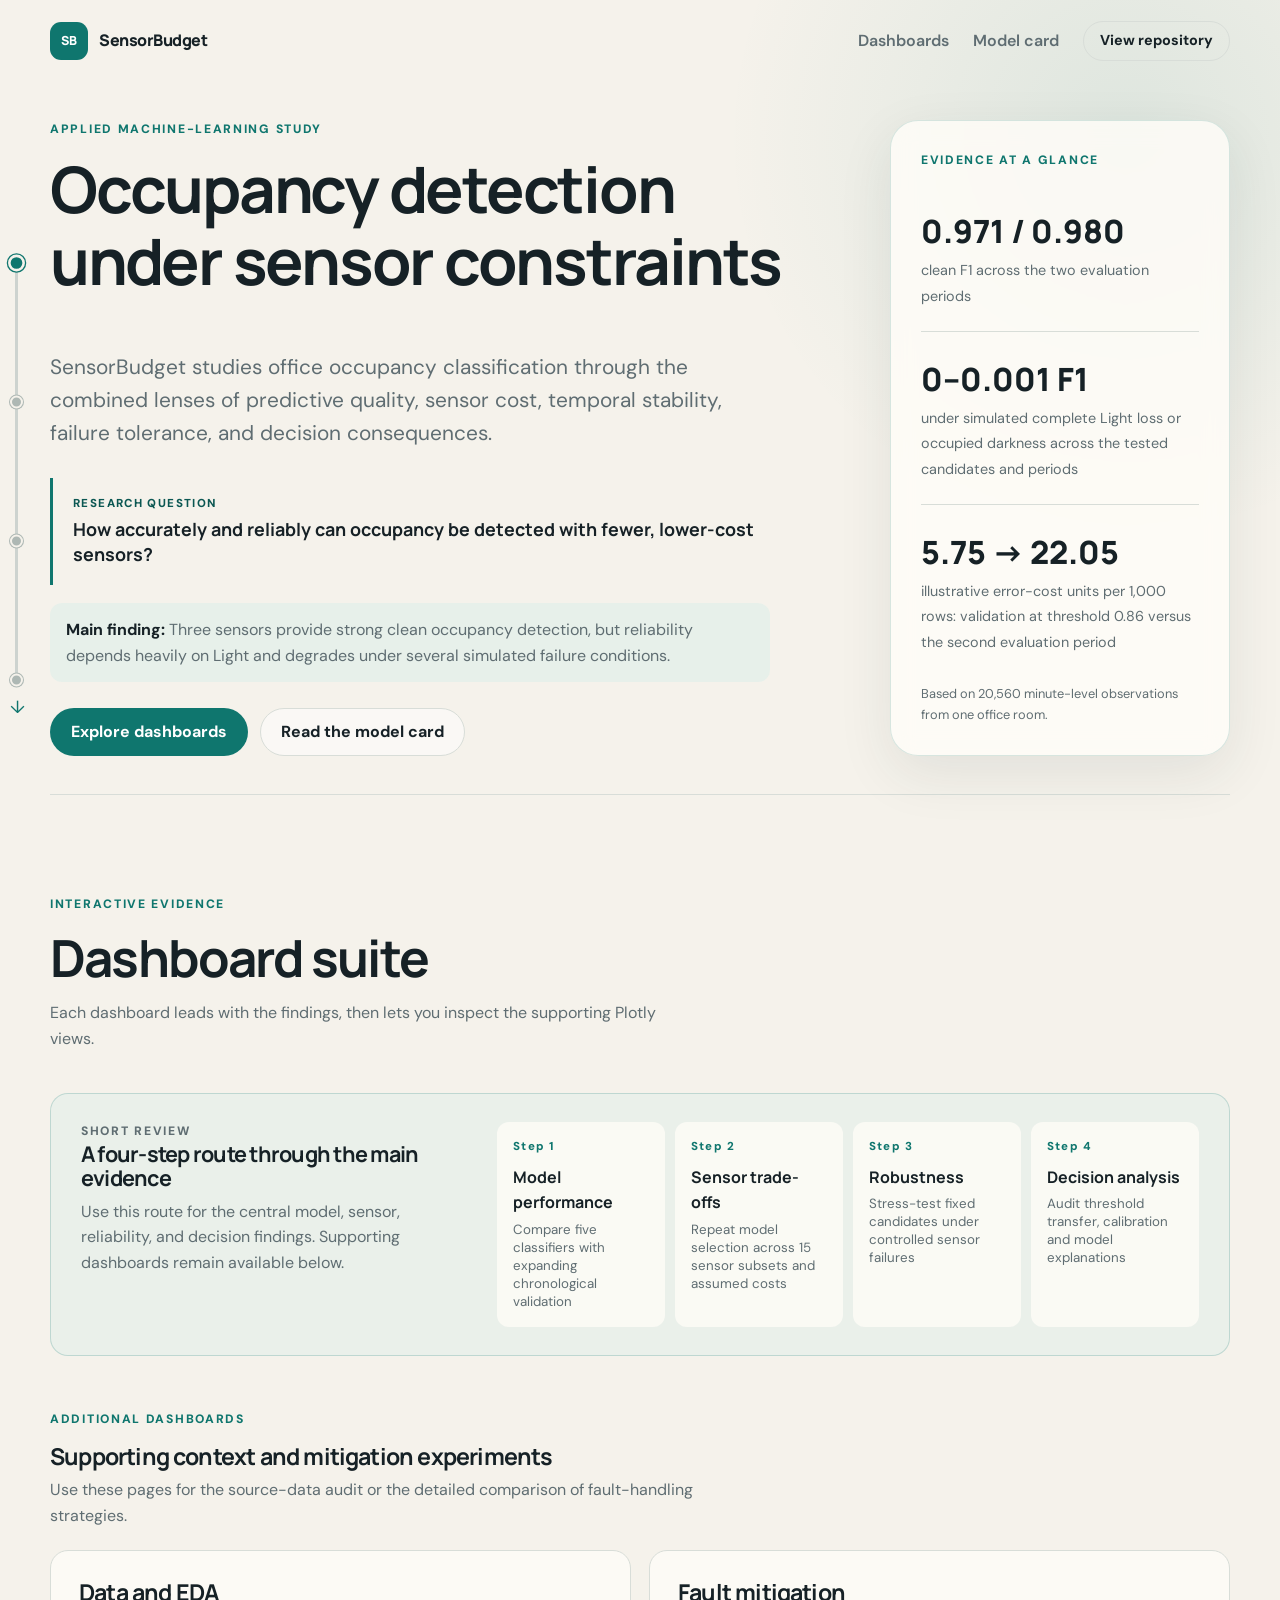
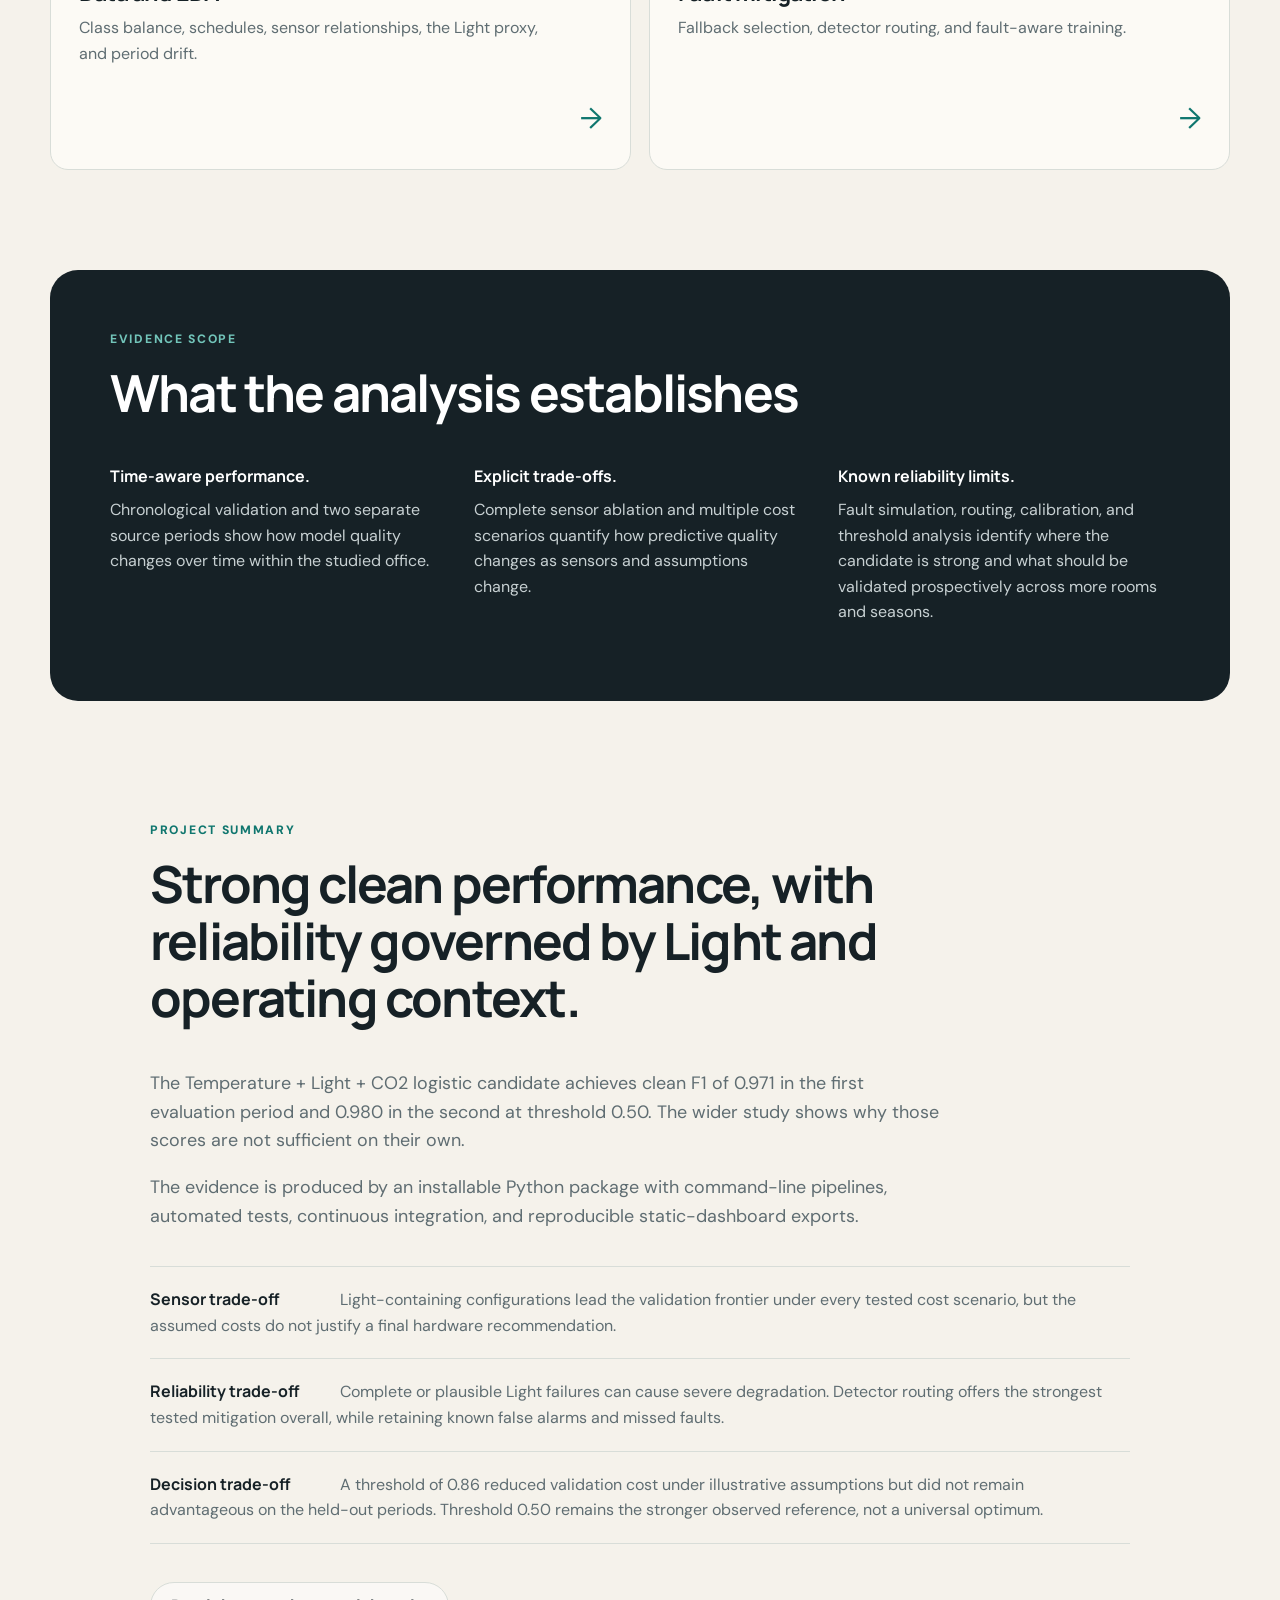
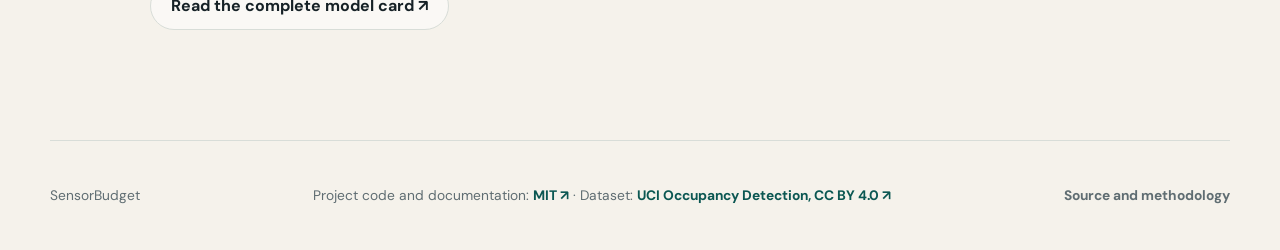
<file: site/index.html>
<!doctype html>
<html lang="en">
  <head>
    <meta charset="utf-8">
    <meta name="viewport" content="width=device-width, initial-scale=1">
    <meta name="description" content="SensorBudget: robust, cost-aware office occupancy detection from environmental sensors.">
    <title>SensorBudget | Occupancy detection under sensor constraints</title>
    <link rel="preconnect" href="https://fonts.googleapis.com">
    <link rel="preconnect" href="https://fonts.gstatic.com" crossorigin>
    <link href="https://fonts.googleapis.com/css2?family=DM+Sans:wght@400;500;600;700&amp;family=Manrope:wght@600;700;800&amp;display=swap" rel="stylesheet">
    <link rel="stylesheet" href="assets/css/styles.css">
    <script src="assets/js/landing-navigation.js" defer></script>
  </head>
  <body>
    <header class="site-header">
      <a class="brand" href="index.html" aria-label="SensorBudget home">
        <span class="brand-mark" aria-hidden="true">SB</span>
        <span>SensorBudget</span>
      </a>
      <nav class="header-nav" aria-label="Primary navigation">
        <a href="#dashboards">Dashboards</a>
        <a href="https://github.com/michael-slota/sensorbudget/blob/main/reports/model_card.md">Model card</a>
        <a class="button button-small button-ghost" href="https://github.com/michael-slota/sensorbudget">View repository</a>
      </nav>
    </header>

    <nav class="scroll-rail" aria-label="Landing page sections">
      <div class="scroll-rail-track" aria-hidden="true">
        <span id="scroll-rail-progress"></span>
      </div>
      <div class="scroll-rail-links">
        <a href="#overview" data-scroll-section="overview" aria-current="true"><span class="scroll-rail-dot"></span>Overview</a>
        <a href="#dashboards" data-scroll-section="dashboards"><span class="scroll-rail-dot"></span>Dashboards</a>
        <a href="#evidence-scope" data-scroll-section="evidence-scope"><span class="scroll-rail-dot"></span><span class="scroll-rail-copy">Evidence<br>scope</span></a>
        <a href="#summary" data-scroll-section="summary"><span class="scroll-rail-dot"></span>Summary</a>
      </div>
      <span class="scroll-rail-more" aria-hidden="true">↓</span>
    </nav>

    <main>
      <section class="hero landing-hero" id="overview" data-page-section>
        <div class="hero-copy">
          <p class="eyebrow">Applied machine-learning study</p>
          <h1>Occupancy detection under sensor constraints</h1>
          <p class="hero-lead">
            SensorBudget studies office occupancy classification through the
            combined lenses of predictive quality, sensor cost, temporal
            stability, failure tolerance, and decision consequences.
          </p>
          <p class="hero-question">
            <span>Research question</span>
            How accurately and reliably can occupancy be detected with fewer,
            lower-cost sensors?
          </p>
          <p class="hero-takeaway"><strong>Main finding:</strong> Three sensors provide strong clean occupancy detection, but reliability depends heavily on Light and degrades under several simulated failure conditions.</p>
          <div class="hero-actions">
            <a class="button button-primary" href="#dashboards">Explore dashboards</a>
            <a class="button button-secondary" href="https://github.com/michael-slota/sensorbudget/blob/main/reports/model_card.md">Read the model card</a>
          </div>
        </div>
        <aside class="hero-panel" aria-label="Project evidence summary">
          <p class="panel-kicker">Evidence at a glance</p>
          <div class="metric-stack">
            <div>
              <span class="metric-value">0.971 / 0.980</span>
              <span class="metric-label">clean F1 across the two evaluation periods</span>
            </div>
            <div>
              <span class="metric-value">0–0.001 F1</span>
              <span class="metric-label">under simulated complete Light loss or occupied darkness across the tested candidates and periods</span>
            </div>
            <div>
              <span class="metric-value">5.75 → 22.05</span>
              <span class="metric-label">illustrative error-cost units per 1,000 rows: validation at threshold 0.86 versus the second evaluation period</span>
            </div>
          </div>
          <p class="panel-footnote">Based on 20,560 minute-level observations from one office room.</p>
        </aside>
      </section>

      <section class="section" id="dashboards" data-page-section aria-labelledby="dashboard-title">
        <div class="section-heading">
          <div>
            <p class="eyebrow">Interactive evidence</p>
            <h2 id="dashboard-title">Dashboard suite</h2>
            <p>Each dashboard leads with the findings, then lets you inspect the supporting Plotly views.</p>
          </div>
        </div>

        <aside class="review-path" aria-labelledby="review-path-title">
          <div>
            <p class="eyebrow">Short review</p>
            <h3 id="review-path-title">A four-step route through the main evidence</h3>
            <p>Use this route for the central model, sensor, reliability, and decision findings. Supporting dashboards remain available below.</p>
          </div>
          <ol>
            <li><a href="dashboards/model-performance.html"><span>Step 1</span><strong>Model performance</strong><small>Compare five classifiers with expanding chronological validation</small></a></li>
            <li><a href="dashboards/sensor-selection.html"><span>Step 2</span><strong>Sensor trade-offs</strong><small>Repeat model selection across 15 sensor subsets and assumed costs</small></a></li>
            <li><a href="dashboards/robustness.html"><span>Step 3</span><strong>Robustness</strong><small>Stress-test fixed candidates under controlled sensor failures</small></a></li>
            <li><a href="dashboards/decision-explainability.html"><span>Step 4</span><strong>Decision analysis</strong><small>Audit threshold transfer, calibration and model explanations</small></a></li>
          </ol>
        </aside>

        <div class="additional-dashboard-heading">
          <p class="eyebrow">Additional dashboards</p>
          <h3>Supporting context and mitigation experiments</h3>
          <p>Use these pages for the source-data audit or the detailed comparison of fault-handling strategies.</p>
        </div>

        <div class="dashboard-grid">
          <a class="dashboard-card dashboard-card-live" href="dashboards/eda.html">
            <div>
              <h3>Data and EDA</h3>
              <p>Class balance, schedules, sensor relationships, the Light proxy, and period drift.</p>
            </div>
            <span class="card-arrow" aria-hidden="true">→</span>
          </a>

          <a class="dashboard-card dashboard-card-live" href="dashboards/fault-mitigation.html">
            <div><h3>Fault mitigation</h3><p>Fallback selection, detector routing, and fault-aware training.</p></div>
            <span class="card-arrow" aria-hidden="true">→</span>
          </a>
        </div>
      </section>

      <section class="section boundary-section" id="evidence-scope" data-page-section aria-labelledby="boundary-title">
        <p class="eyebrow">Evidence scope</p>
        <h2 id="boundary-title">What the analysis establishes</h2>
        <div class="boundary-grid">
          <p><strong>Time-aware performance.</strong> Chronological validation and two separate source periods show how model quality changes over time within the studied office.</p>
          <p><strong>Explicit trade-offs.</strong> Complete sensor ablation and multiple cost scenarios quantify how predictive quality changes as sensors and assumptions change.</p>
          <p><strong>Known reliability limits.</strong> Fault simulation, routing, calibration, and threshold analysis identify where the candidate is strong and what should be validated prospectively across more rooms and seasons.</p>
        </div>
      </section>

      <section class="section closing-summary" id="summary" data-page-section aria-labelledby="summary-title">
        <p class="eyebrow">Project summary</p>
        <h2 id="summary-title">Strong clean performance, with reliability governed by Light and operating context.</h2>
        <p class="summary-lead">
          The Temperature + Light + CO2 logistic candidate achieves clean F1
          of 0.971 in the first evaluation period and 0.980 in the second at threshold 0.50. The wider
          study shows why those scores are not sufficient on their own.
        </p>
        <p class="summary-lead">The evidence is produced by an installable Python package with command-line pipelines, automated tests, continuous integration, and reproducible static-dashboard exports.</p>
        <div class="summary-points">
          <p><strong>Sensor trade-off</strong>Light-containing configurations lead the validation frontier under every tested cost scenario, but the assumed costs do not justify a final hardware recommendation.</p>
          <p><strong>Reliability trade-off</strong>Complete or plausible Light failures can cause severe degradation. Detector routing offers the strongest tested mitigation overall, while retaining known false alarms and missed faults.</p>
          <p><strong>Decision trade-off</strong>A threshold of 0.86 reduced validation cost under illustrative assumptions but did not remain advantageous on the held-out periods. Threshold 0.50 remains the stronger observed reference, not a universal optimum.</p>
        </div>
        <a class="button button-secondary" href="https://github.com/michael-slota/sensorbudget/blob/main/reports/model_card.md" target="_blank" rel="noopener noreferrer">Read the complete model card ↗</a>
      </section>
    </main>

    <footer class="site-footer">
      <span>SensorBudget</span>
      <span class="license-links">Project code and documentation: <a href="https://github.com/michael-slota/sensorbudget/blob/main/LICENSE" target="_blank" rel="noopener noreferrer">MIT ↗</a> · Dataset: <a href="https://creativecommons.org/licenses/by/4.0/" target="_blank" rel="noopener noreferrer">UCI Occupancy Detection, CC BY 4.0 ↗</a></span>
      <a href="https://github.com/michael-slota/sensorbudget" target="_blank" rel="noopener noreferrer">Source and methodology</a>
    </footer>
  </body>
</html>
</file>
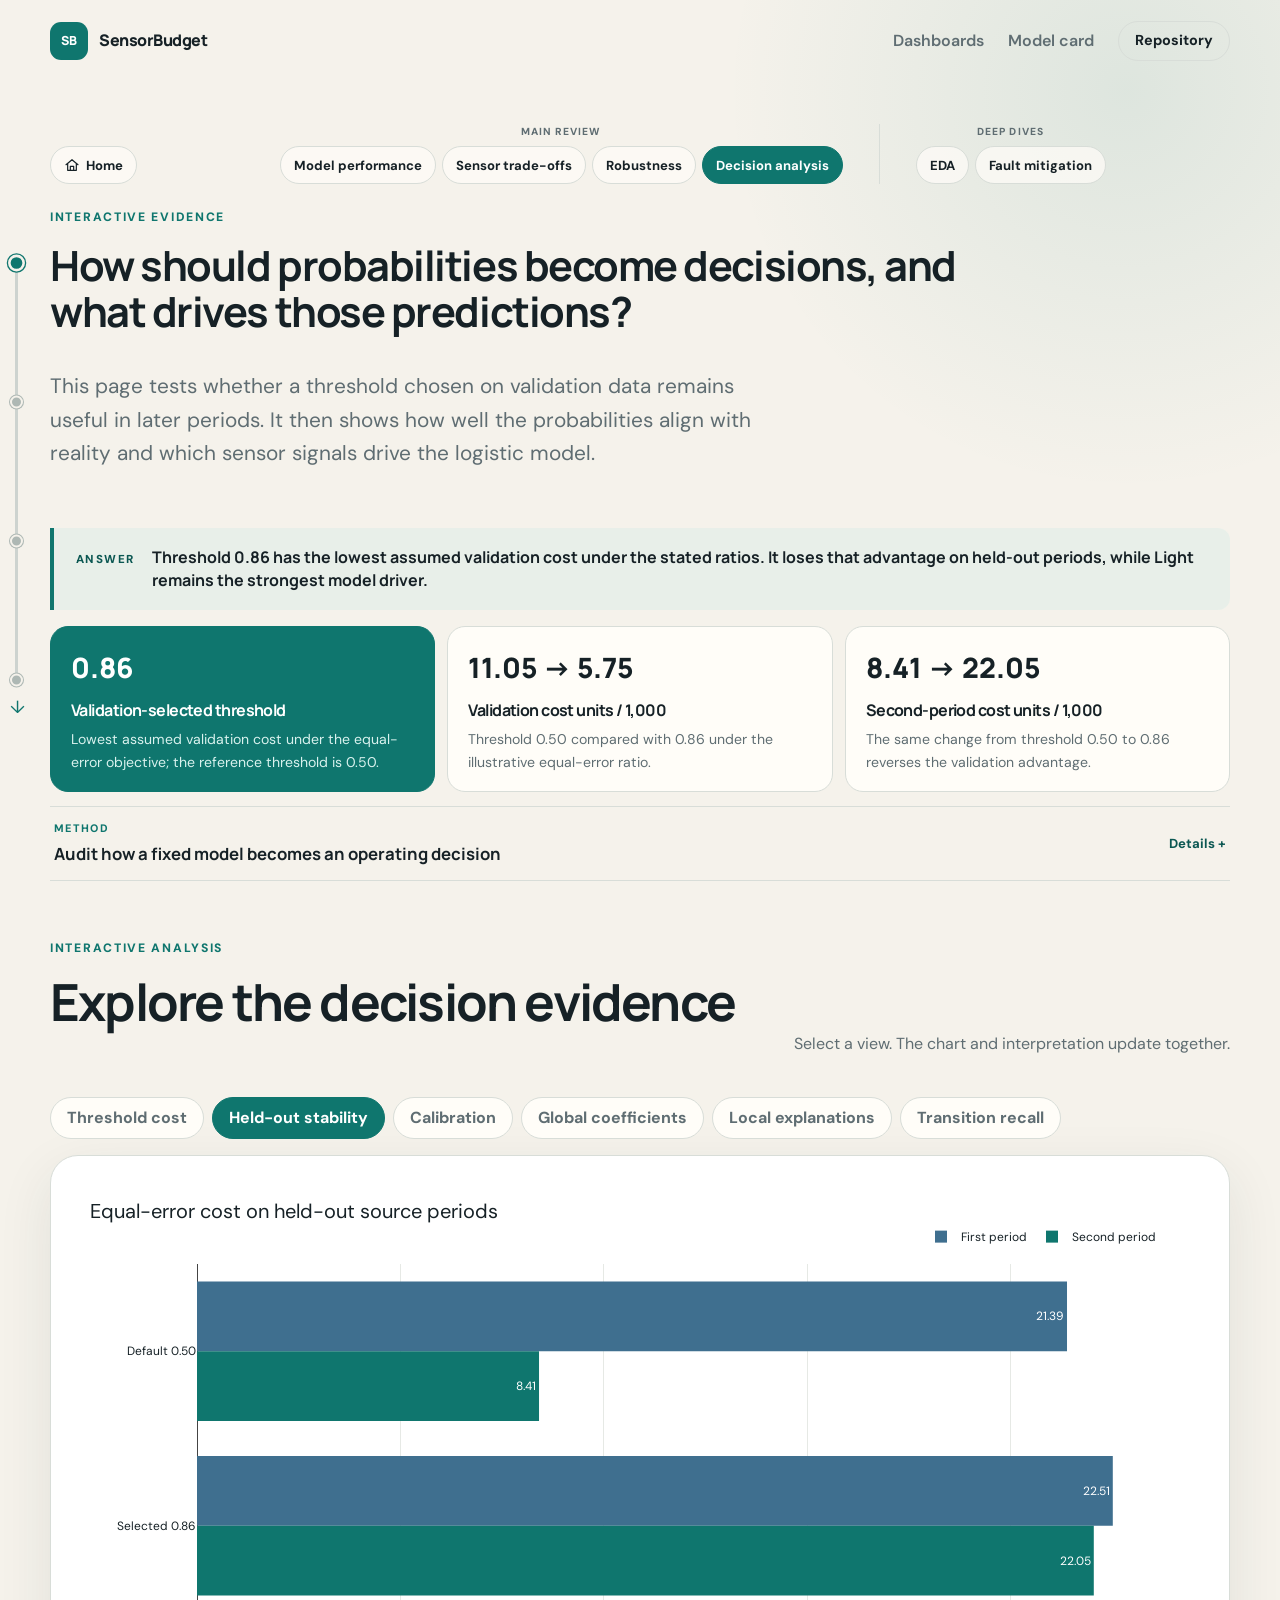
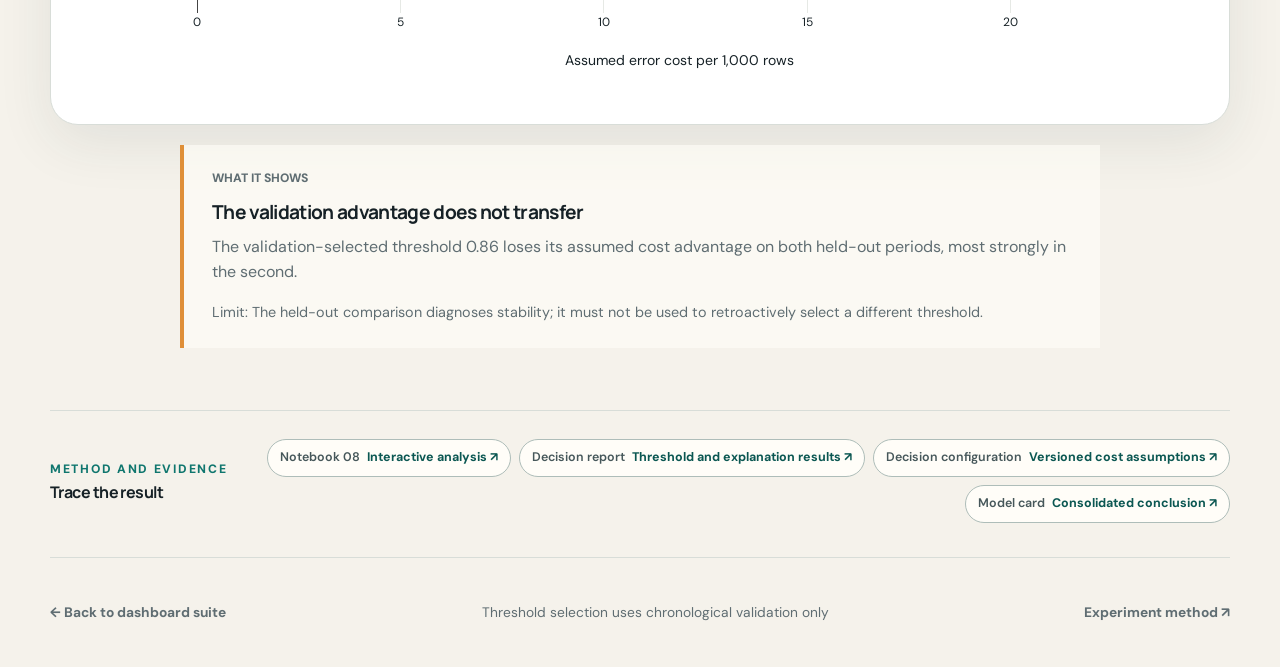
<file: site/dashboards/decision-explainability.html>
<!doctype html><html lang="en"><head><meta charset="utf-8"><meta name="viewport" content="width=device-width, initial-scale=1"><meta name="description" content="Interactive SensorBudget decision threshold, calibration, and explanation evidence."><title>Decision and explainability | SensorBudget</title><link rel="preconnect" href="https://fonts.googleapis.com"><link rel="preconnect" href="https://fonts.gstatic.com" crossorigin><link href="https://fonts.googleapis.com/css2?family=DM+Sans:wght@400;500;600;700&amp;family=Manrope:wght@600;700;800&amp;display=swap" rel="stylesheet"><link rel="stylesheet" href="../assets/css/styles.css"><script src="https://cdn.plot.ly/plotly-2.35.2.min.js" defer></script><script src="../assets/js/decision-explainability.js" defer></script><script src="../assets/js/landing-navigation.js" defer></script></head>
<body><header class="site-header"><a class="brand" href="../index.html" aria-label="SensorBudget home"><span class="brand-mark" aria-hidden="true">SB</span><span>SensorBudget</span></a><nav class="header-nav" aria-label="Primary navigation"><a href="../index.html#dashboards">Dashboards</a><a href="https://github.com/michael-slota/sensorbudget/blob/main/reports/model_card.md">Model card</a><a class="button button-small button-ghost" href="https://github.com/michael-slota/sensorbudget">Repository</a></nav></header>
<nav class="scroll-rail" aria-label="Dashboard sections"><div class="scroll-rail-track" aria-hidden="true"><span id="scroll-rail-progress"></span></div><div class="scroll-rail-links"><a href="#overview" data-scroll-section="overview" aria-current="true"><span class="scroll-rail-dot"></span>Overview</a><a href="#highlights" data-scroll-section="highlights"><span class="scroll-rail-dot"></span>Highlights</a><a href="#analysis" data-scroll-section="analysis"><span class="scroll-rail-dot"></span>Analysis</a><a href="#evidence" data-scroll-section="evidence"><span class="scroll-rail-dot"></span>Evidence</a></div><span class="scroll-rail-more" aria-hidden="true">↓</span></nav>
<main><section class="dashboard-hero"><div><p class="breadcrumb"><a class="breadcrumb-home" href="../index.html"><svg viewBox="0 0 24 24" aria-hidden="true"><path d="M3 11.5 12 4l9 7.5M5.5 10v10h13V10M9.5 20v-6h5v6"/></svg>Home</a></p><nav class="dashboard-switcher" aria-label="Dashboard pages"><div class="dashboard-nav-group"><span>Main review</span><div><a href="model-performance.html">Model performance</a><a href="sensor-selection.html">Sensor trade-offs</a><a href="robustness.html">Robustness</a><a href="decision-explainability.html" class="is-current" aria-current="page">Decision analysis</a></div></div><div class="dashboard-nav-group"><span>Deep dives</span><div><a href="eda.html">EDA</a><a href="fault-mitigation.html">Fault mitigation</a></div></div></nav><p class="eyebrow">Interactive evidence</p><h1>How should probabilities become decisions, and what drives those predictions?</h1><p class="hero-lead">This page tests whether a threshold chosen on validation data remains useful in later periods. It then shows how well the probabilities align with reality and which sensor signals drive the logistic model.</p></div></section>
<section class="finding-strip dashboard-summary" aria-labelledby="decision-findings-title"><h2 id="decision-findings-title" class="sr-only">Key findings</h2><aside class="dashboard-answer"><span>Answer</span><p>Threshold 0.86 has the lowest assumed validation cost under the stated ratios. It loses that advantage on held-out periods, while Light remains the strongest model driver.</p></aside><article class="finding-card finding-card-accent"><span class="finding-value">0.86</span><h3>Validation-selected threshold</h3><p>Lowest assumed validation cost under the equal-error objective; the reference threshold is 0.50.</p></article><article class="finding-card"><span class="finding-value">11.05 → 5.75</span><h3>Validation cost units / 1,000</h3><p>Threshold 0.50 compared with 0.86 under the illustrative equal-error ratio.</p></article><article class="finding-card"><span class="finding-value">8.41 → 22.05</span><h3>Second-period cost units / 1,000</h3><p>The same change from threshold 0.50 to 0.86 reverses the validation advantage.</p></article></section>
<aside class="dashboard-method"><details><summary><span><small>Method</small>Audit how a fixed model becomes an operating decision</span><span class="method-toggle" aria-hidden="true">Details +</span></summary><div class="method-details"><p class="method-assumption"><strong>Assumptions</strong>Illustrative error-cost ratios (false occupied:false unoccupied): equal 1:1; comfort-focused 1:5, where missing occupancy costs more; energy-focused 5:1, where responding to an empty room costs more.</p><ol><li><span>01</span>Select probability thresholds using chronological validation and explicit illustrative error costs.</li><li><span>02</span>Check whether the chosen threshold and probability calibration remain stable on both held-out periods.</li><li><span>03</span>Explain global coefficients, representative predictions, and recall after occupancy transitions.</li></ol></div></details></aside>
<section class="dashboard-stage" aria-labelledby="decision-view-heading"><div class="stage-header"><div><p class="eyebrow">Interactive analysis</p><h2 id="decision-view-heading">Explore the decision evidence</h2></div><p>Select a view. The chart and interpretation update together.</p></div><div class="view-tabs" role="tablist" aria-label="Decision and explainability chart views"><button class="view-tab" type="button" role="tab" aria-selected="false" data-view="threshold">Threshold cost</button><button class="view-tab is-active" type="button" role="tab" aria-selected="true" data-view="heldout">Held-out stability</button><button class="view-tab" type="button" role="tab" aria-selected="false" data-view="calibration">Calibration</button><button class="view-tab" type="button" role="tab" aria-selected="false" data-view="coefficients">Global coefficients</button><button class="view-tab" type="button" role="tab" aria-selected="false" data-view="local">Local explanations</button><button class="view-tab" type="button" role="tab" aria-selected="false" data-view="transitions">Transition recall</button></div><div class="chart-shell"><div id="decision-chart" class="plot" role="tabpanel" aria-live="polite" aria-label="Interactive decision and explainability chart"></div><div id="chart-error" class="chart-error" hidden>The chart data could not be loaded. Refresh the page or view the source notebook.</div></div><article class="interpretation-panel" aria-live="polite"><p class="interpretation-label">What it shows</p><h3 id="interpretation-title"></h3><p id="interpretation-copy"></p><p id="interpretation-boundary" class="interpretation-boundary"></p></article></section>
<section class="section evidence-section" aria-labelledby="decision-evidence-title"><div><p class="eyebrow">Method and evidence</p><h2 id="decision-evidence-title">Trace the result</h2></div><div class="evidence-links"><a href="https://github.com/michael-slota/sensorbudget/blob/main/notebooks/08_decision_explainability.ipynb" target="_blank" rel="noopener noreferrer"><span>Notebook 08</span><strong>Interactive analysis ↗</strong></a><a href="https://github.com/michael-slota/sensorbudget/blob/main/reports/decision_explainability_results.md" target="_blank" rel="noopener noreferrer"><span>Decision report</span><strong>Threshold and explanation results ↗</strong></a><a href="https://github.com/michael-slota/sensorbudget/blob/main/configs/decision_explainability.json" target="_blank" rel="noopener noreferrer"><span>Decision configuration</span><strong>Versioned cost assumptions ↗</strong></a><a href="https://github.com/michael-slota/sensorbudget/blob/main/reports/model_card.md" target="_blank" rel="noopener noreferrer"><span>Model card</span><strong>Consolidated conclusion ↗</strong></a></div></section></main>
<footer class="site-footer"><a href="../index.html">← Back to dashboard suite</a><span>Threshold selection uses chronological validation only</span><a href="https://github.com/michael-slota/sensorbudget/blob/main/docs/decision_explainability.md" target="_blank" rel="noopener noreferrer">Experiment method ↗</a></footer></body></html>
</file>
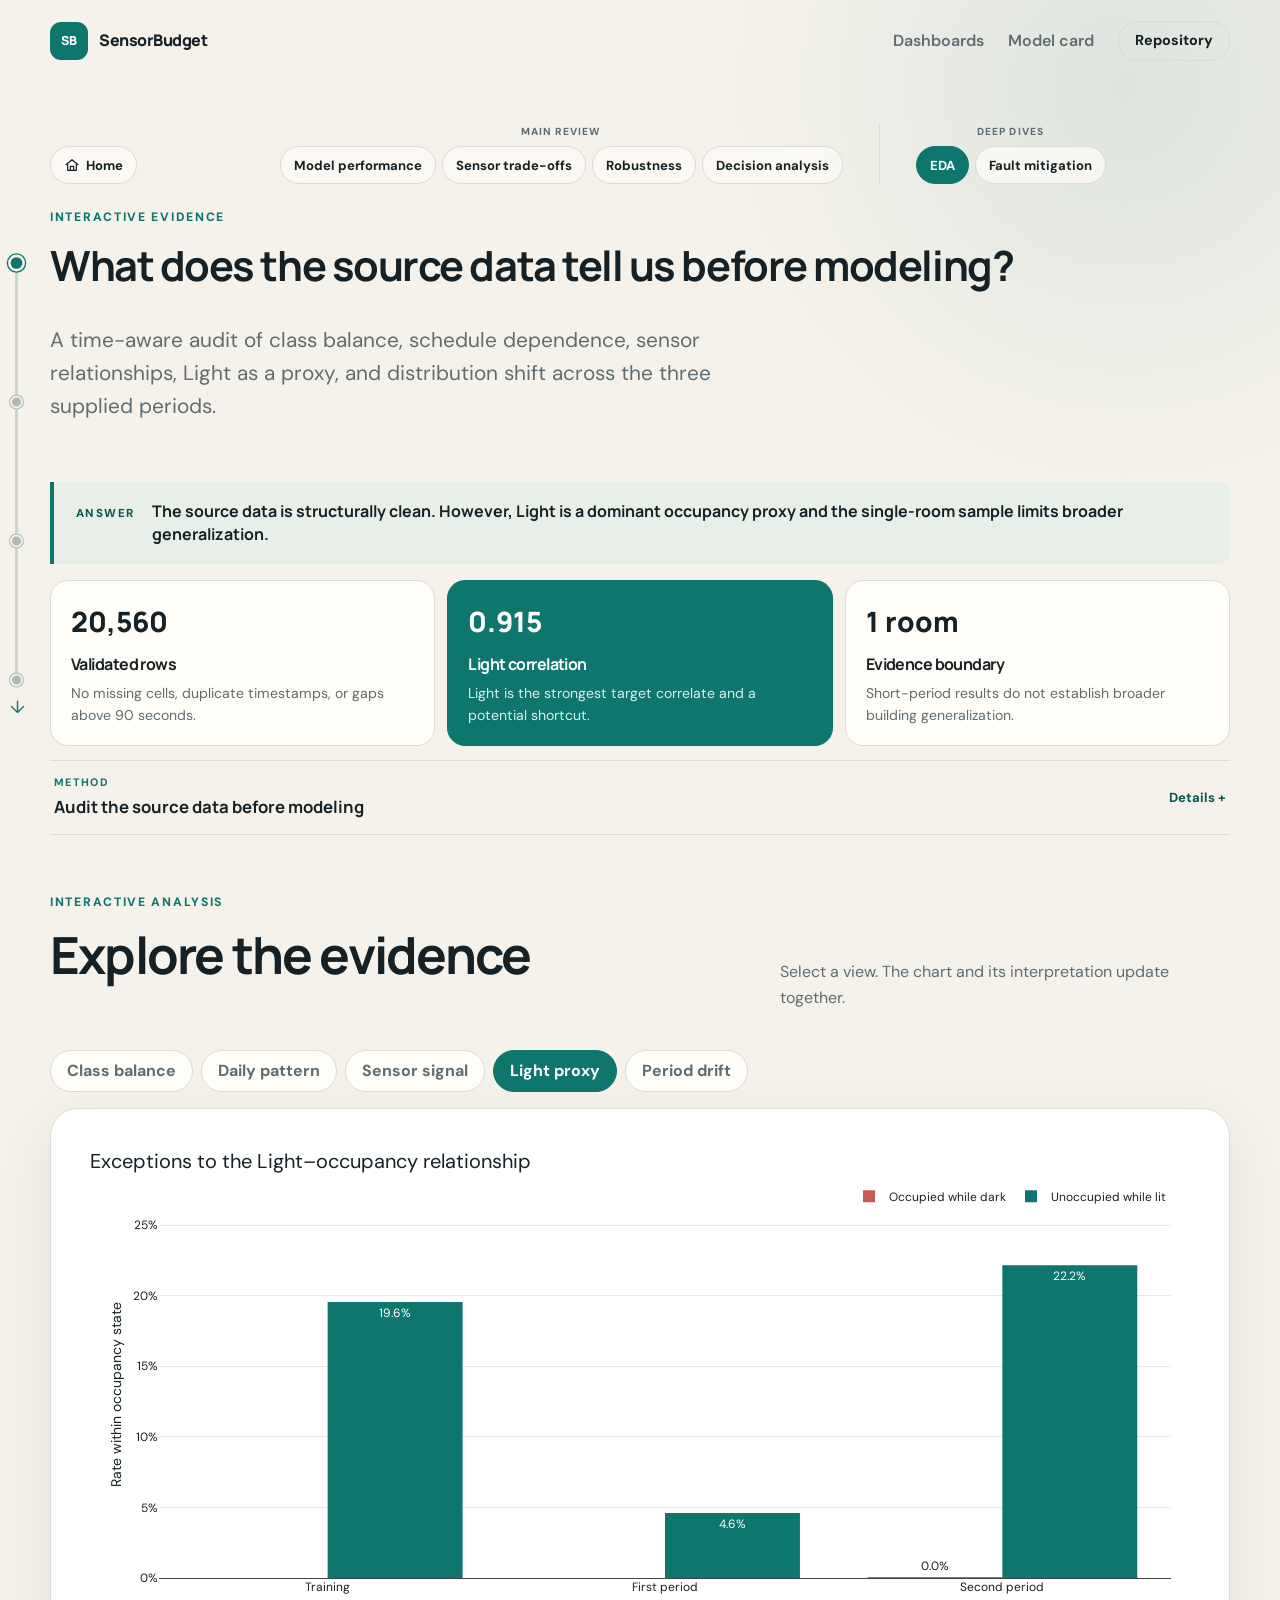
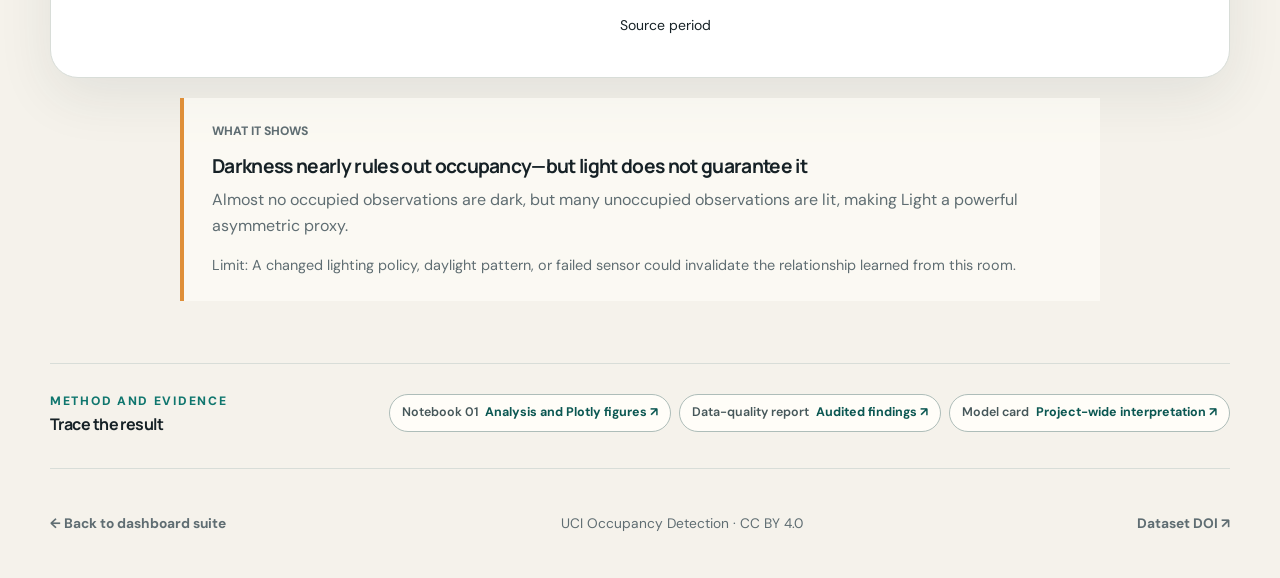
<file: site/dashboards/eda.html>
<!doctype html>
<html lang="en">
  <head>
    <meta charset="utf-8">
    <meta name="viewport" content="width=device-width, initial-scale=1">
    <meta name="description" content="Interactive exploratory analysis of the UCI Occupancy Detection dataset.">
    <title>Data and EDA | SensorBudget</title>
    <link rel="preconnect" href="https://fonts.googleapis.com">
    <link rel="preconnect" href="https://fonts.gstatic.com" crossorigin>
    <link href="https://fonts.googleapis.com/css2?family=DM+Sans:wght@400;500;600;700&amp;family=Manrope:wght@600;700;800&amp;display=swap" rel="stylesheet">
    <link rel="stylesheet" href="../assets/css/styles.css">
    <script src="https://cdn.plot.ly/plotly-2.35.2.min.js" defer></script>
    <script src="../assets/js/eda-dashboard.js" defer></script>
    <script src="../assets/js/landing-navigation.js" defer></script>
  </head>
  <body>
    <header class="site-header">
      <a class="brand" href="../index.html" aria-label="SensorBudget home">
        <span class="brand-mark" aria-hidden="true">SB</span>
        <span>SensorBudget</span>
      </a>
      <nav class="header-nav" aria-label="Primary navigation">
        <a href="../index.html#dashboards">Dashboards</a>
        <a href="https://github.com/michael-slota/sensorbudget/blob/main/reports/model_card.md">Model card</a>
        <a class="button button-small button-ghost" href="https://github.com/michael-slota/sensorbudget">Repository</a>
      </nav>
    </header>

    <nav class="scroll-rail" aria-label="Dashboard sections">
      <div class="scroll-rail-track" aria-hidden="true"><span id="scroll-rail-progress"></span></div>
      <div class="scroll-rail-links">
        <a href="#overview" data-scroll-section="overview" aria-current="true"><span class="scroll-rail-dot"></span>Overview</a>
        <a href="#highlights" data-scroll-section="highlights"><span class="scroll-rail-dot"></span>Highlights</a>
        <a href="#analysis" data-scroll-section="analysis"><span class="scroll-rail-dot"></span>Analysis</a>
        <a href="#evidence" data-scroll-section="evidence"><span class="scroll-rail-dot"></span>Evidence</a>
      </div><span class="scroll-rail-more" aria-hidden="true">↓</span>
    </nav>

    <main>
      <section id="overview" class="dashboard-hero" data-page-section>
        <div>
          <p class="breadcrumb"><a class="breadcrumb-home" href="../index.html"><svg viewBox="0 0 24 24" aria-hidden="true"><path d="M3 11.5 12 4l9 7.5M5.5 10v10h13V10M9.5 20v-6h5v6"/></svg>Home</a></p>
          <nav class="dashboard-switcher" aria-label="Dashboard pages"><div class="dashboard-nav-group"><span>Main review</span><div><a href="model-performance.html">Model performance</a><a href="sensor-selection.html">Sensor trade-offs</a><a href="robustness.html">Robustness</a><a href="decision-explainability.html">Decision analysis</a></div></div><div class="dashboard-nav-group"><span>Deep dives</span><div><a href="eda.html" class="is-current" aria-current="page">EDA</a><a href="fault-mitigation.html">Fault mitigation</a></div></div></nav>
          <p class="eyebrow">Interactive evidence</p>
          <h1>What does the source data tell us before modeling?</h1>
          <p class="hero-lead">
            A time-aware audit of class balance, schedule dependence, sensor
            relationships, Light as a proxy, and distribution shift across the
            three supplied periods.
          </p>
        </div>
      </section>

      <section id="highlights" class="finding-strip dashboard-summary" aria-labelledby="findings-title" data-page-section>
        <h2 id="findings-title" class="sr-only">Key highlights</h2>
        <aside class="dashboard-answer"><span>Answer</span><p>The source data is structurally clean. However, Light is a dominant occupancy proxy and the single-room sample limits broader generalization.</p></aside>
        <article class="finding-card"><span class="finding-value">20,560</span><h3>Validated rows</h3><p>No missing cells, duplicate timestamps, or gaps above 90 seconds.</p></article>
        <article class="finding-card finding-card-accent"><span class="finding-value">0.915</span><h3>Light correlation</h3><p>Light is the strongest target correlate and a potential shortcut.</p></article>
        <article class="finding-card"><span class="finding-value">1 room</span><h3>Evidence boundary</h3><p>Short-period results do not establish broader building generalization.</p></article>
      </section>

      <aside class="dashboard-method"><details><summary><span><small>Method</small>Audit the source data before modeling</span><span class="method-toggle" aria-hidden="true">Details +</span></summary><div class="method-details"><p class="method-assumption"><strong>Scope</strong>All three supplied periods are used descriptively for EDA; model selection remains restricted to chronological validation within the training period.</p><ol><li><span>01</span>Validate all three supplied files, timestamps, target values, and sensor ranges.</li><li><span>02</span>Compare class balance, schedules, distributions, and drift across the training and evaluation periods.</li><li><span>03</span>Identify redundancy and proxy risks; the Light exception view defines complete darkness as a recorded value of 0 lx.</li></ol></div></details></aside>

      <section id="analysis" class="dashboard-stage" aria-labelledby="view-heading" data-page-section>
        <div class="stage-header">
          <div>
            <p class="eyebrow">Interactive analysis</p>
            <h2 id="view-heading">Explore the evidence</h2>
          </div>
          <p>Select a view. The chart and its interpretation update together.</p>
        </div>

        <div class="view-tabs" role="tablist" aria-label="EDA chart views">
          <button class="view-tab" type="button" role="tab" aria-selected="false" data-view="balance">Class balance</button>
          <button class="view-tab" type="button" role="tab" aria-selected="false" data-view="schedule">Daily pattern</button>
          <button class="view-tab" type="button" role="tab" aria-selected="false" data-view="correlation">Sensor signal</button>
          <button class="view-tab is-active" type="button" role="tab" aria-selected="true" data-view="light">Light proxy</button>
          <button class="view-tab" type="button" role="tab" aria-selected="false" data-view="drift">Period drift</button>
        </div>

        <div class="chart-shell">
          <div id="eda-chart" class="plot" role="tabpanel" aria-live="polite" aria-label="Interactive EDA chart"></div>
          <div id="chart-error" class="chart-error" hidden>
            The chart data could not be loaded. Refresh the page or view the source notebook.
          </div>
        </div>

        <article class="interpretation-panel" aria-live="polite">
          <p class="interpretation-label">Interpretation</p>
          <h3 id="interpretation-title"></h3>
          <p id="interpretation-copy"></p>
          <p id="interpretation-boundary" class="interpretation-boundary"></p>
        </article>
      </section>

      <section id="evidence" class="section evidence-section" aria-labelledby="evidence-title" data-page-section>
        <div>
          <p class="eyebrow">Method and evidence</p>
          <h2 id="evidence-title">Trace the result</h2>
        </div>
        <div class="evidence-links">
          <a href="https://github.com/michael-slota/sensorbudget/blob/main/notebooks/01_data_audit.ipynb" target="_blank" rel="noopener noreferrer"><span>Notebook 01</span><strong>Analysis and Plotly figures ↗</strong></a>
          <a href="https://github.com/michael-slota/sensorbudget/blob/main/reports/data_quality.md" target="_blank" rel="noopener noreferrer"><span>Data-quality report</span><strong>Audited findings ↗</strong></a>
          <a href="https://github.com/michael-slota/sensorbudget/blob/main/reports/model_card.md" target="_blank" rel="noopener noreferrer"><span>Model card</span><strong>Project-wide interpretation ↗</strong></a>
        </div>
      </section>
    </main>

    <footer class="site-footer">
      <a href="../index.html">← Back to dashboard suite</a>
      <span>UCI Occupancy Detection · CC BY 4.0</span>
      <a href="https://doi.org/10.24432/C5X01N" target="_blank" rel="noopener noreferrer">Dataset DOI ↗</a>
    </footer>
  </body>
</html>
</file>
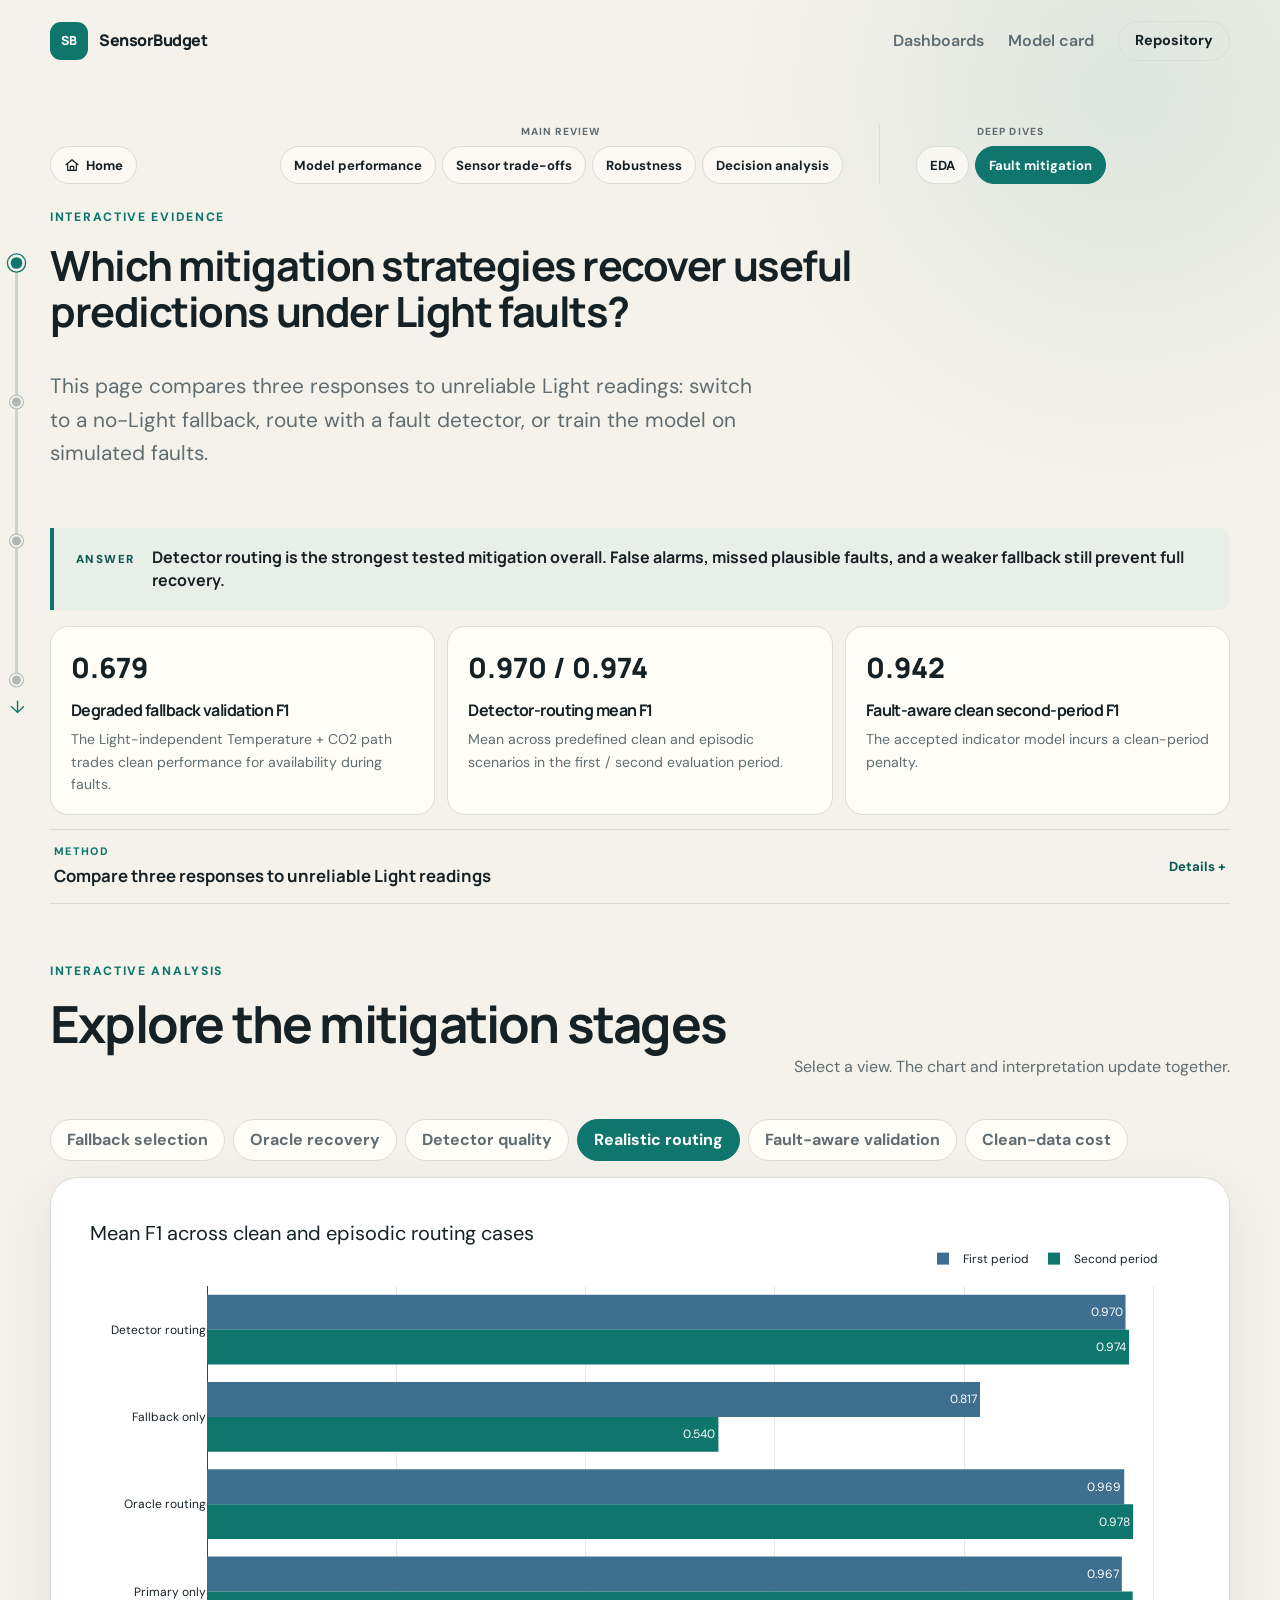
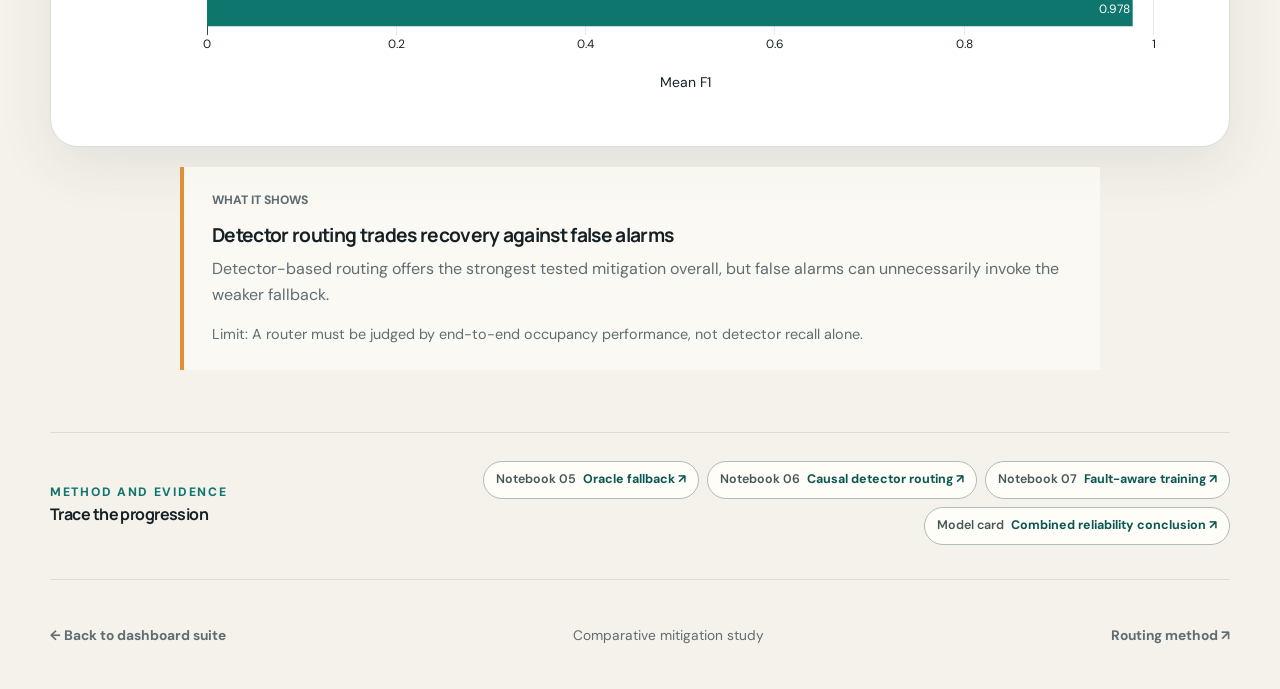
<file: site/dashboards/fault-mitigation.html>
<!doctype html>
<html lang="en"><head><meta charset="utf-8"><meta name="viewport" content="width=device-width, initial-scale=1"><meta name="description" content="Interactive SensorBudget fault mitigation evidence."><title>Fault mitigation | SensorBudget</title><link rel="preconnect" href="https://fonts.googleapis.com"><link rel="preconnect" href="https://fonts.gstatic.com" crossorigin><link href="https://fonts.googleapis.com/css2?family=DM+Sans:wght@400;500;600;700&amp;family=Manrope:wght@600;700;800&amp;display=swap" rel="stylesheet"><link rel="stylesheet" href="../assets/css/styles.css"><script src="https://cdn.plot.ly/plotly-2.35.2.min.js" defer></script><script src="../assets/js/fault-mitigation.js" defer></script><script src="../assets/js/landing-navigation.js" defer></script></head>
<body><header class="site-header"><a class="brand" href="../index.html" aria-label="SensorBudget home"><span class="brand-mark" aria-hidden="true">SB</span><span>SensorBudget</span></a><nav class="header-nav" aria-label="Primary navigation"><a href="../index.html#dashboards">Dashboards</a><a href="https://github.com/michael-slota/sensorbudget/blob/main/reports/model_card.md">Model card</a><a class="button button-small button-ghost" href="https://github.com/michael-slota/sensorbudget">Repository</a></nav></header>
<nav class="scroll-rail" aria-label="Dashboard sections"><div class="scroll-rail-track" aria-hidden="true"><span id="scroll-rail-progress"></span></div><div class="scroll-rail-links"><a href="#overview" data-scroll-section="overview" aria-current="true"><span class="scroll-rail-dot"></span>Overview</a><a href="#highlights" data-scroll-section="highlights"><span class="scroll-rail-dot"></span>Highlights</a><a href="#analysis" data-scroll-section="analysis"><span class="scroll-rail-dot"></span>Analysis</a><a href="#evidence" data-scroll-section="evidence"><span class="scroll-rail-dot"></span>Evidence</a></div><span class="scroll-rail-more" aria-hidden="true">↓</span></nav>
<main><section class="dashboard-hero"><div><p class="breadcrumb"><a class="breadcrumb-home" href="../index.html"><svg viewBox="0 0 24 24" aria-hidden="true"><path d="M3 11.5 12 4l9 7.5M5.5 10v10h13V10M9.5 20v-6h5v6"/></svg>Home</a></p><nav class="dashboard-switcher" aria-label="Dashboard pages"><div class="dashboard-nav-group"><span>Main review</span><div><a href="model-performance.html">Model performance</a><a href="sensor-selection.html">Sensor trade-offs</a><a href="robustness.html">Robustness</a><a href="decision-explainability.html">Decision analysis</a></div></div><div class="dashboard-nav-group"><span>Deep dives</span><div><a href="eda.html">EDA</a><a href="fault-mitigation.html" class="is-current" aria-current="page">Fault mitigation</a></div></div></nav><p class="eyebrow">Interactive evidence</p><h1>Which mitigation strategies recover useful predictions under Light faults?</h1><p class="hero-lead">This page compares three responses to unreliable Light readings: switch to a no-Light fallback, route with a fault detector, or train the model on simulated faults.</p></div></section>
<section class="finding-strip dashboard-summary" aria-labelledby="mitigation-findings-title"><h2 id="mitigation-findings-title" class="sr-only">Key findings</h2><aside class="dashboard-answer"><span>Answer</span><p>Detector routing is the strongest tested mitigation overall. False alarms, missed plausible faults, and a weaker fallback still prevent full recovery.</p></aside><article class="finding-card"><span class="finding-value">0.679</span><h3>Degraded fallback validation F1</h3><p>The Light-independent Temperature + CO2 path trades clean performance for availability during faults.</p></article><article class="finding-card"><span class="finding-value">0.970 / 0.974</span><h3>Detector-routing mean F1</h3><p>Mean across predefined clean and episodic scenarios in the first / second evaluation period.</p></article><article class="finding-card"><span class="finding-value">0.942</span><h3>Fault-aware clean second-period F1</h3><p>The accepted indicator model incurs a clean-period penalty.</p></article></section>
<aside class="dashboard-method"><details><summary><span><small>Method</small>Compare three responses to unreliable Light readings</span><span class="method-toggle" aria-hidden="true">Details +</span></summary><div class="method-details"><p class="method-assumption"><strong>Assumptions</strong>The comparison measures both recovery and side effects. A useful mitigation must improve faulted predictions without routing too many healthy rows or creating an unacceptable clean-data penalty.</p><ol><li><span>01</span>Fallback model: select a Temperature + CO2 model that never uses Light.</li><li><span>02</span>Detection and routing: monitor Light for missing, out-of-range, frozen, or abrupt readings and send flagged rows to the fallback.</li><li><span>03</span>Fault-aware training: inject simulated Light faults during training, replace missing values with the training median, and optionally add a missingness indicator.</li></ol></div></details></aside>
<section class="dashboard-stage" aria-labelledby="mitigation-view-heading"><div class="stage-header"><div><p class="eyebrow">Interactive analysis</p><h2 id="mitigation-view-heading">Explore the mitigation stages</h2></div><p>Select a view. The chart and interpretation update together.</p></div><div class="view-tabs" role="tablist" aria-label="Fault-mitigation chart views"><button class="view-tab" type="button" role="tab" aria-selected="false" data-view="fallback">Fallback selection</button><button class="view-tab" type="button" role="tab" aria-selected="false" data-view="oracle">Oracle recovery</button><button class="view-tab" type="button" role="tab" aria-selected="false" data-view="detector">Detector quality</button><button class="view-tab is-active" type="button" role="tab" aria-selected="true" data-view="routing">Realistic routing</button><button class="view-tab" type="button" role="tab" aria-selected="false" data-view="training">Fault-aware validation</button><button class="view-tab" type="button" role="tab" aria-selected="false" data-view="clean">Clean-data cost</button></div><div class="chart-shell"><div id="mitigation-chart" class="plot" role="tabpanel" aria-live="polite" aria-label="Interactive fault-mitigation chart"></div><div id="chart-error" class="chart-error" hidden>The chart data could not be loaded. Refresh the page or view the source notebooks.</div></div><article class="interpretation-panel" aria-live="polite"><p class="interpretation-label">What it shows</p><h3 id="interpretation-title"></h3><p id="interpretation-copy"></p><p id="interpretation-boundary" class="interpretation-boundary"></p></article></section>
<section class="section evidence-section" aria-labelledby="mitigation-evidence-title"><div><p class="eyebrow">Method and evidence</p><h2 id="mitigation-evidence-title">Trace the progression</h2></div><div class="evidence-links"><a href="https://github.com/michael-slota/sensorbudget/blob/main/notebooks/05_fallback_mitigation.ipynb" target="_blank" rel="noopener noreferrer"><span>Notebook 05</span><strong>Oracle fallback ↗</strong></a><a href="https://github.com/michael-slota/sensorbudget/blob/main/notebooks/06_fault_detection_and_routing.ipynb" target="_blank" rel="noopener noreferrer"><span>Notebook 06</span><strong>Causal detector routing ↗</strong></a><a href="https://github.com/michael-slota/sensorbudget/blob/main/notebooks/07_fault_aware_training.ipynb" target="_blank" rel="noopener noreferrer"><span>Notebook 07</span><strong>Fault-aware training ↗</strong></a><a href="https://github.com/michael-slota/sensorbudget/blob/main/reports/model_card.md" target="_blank" rel="noopener noreferrer"><span>Model card</span><strong>Combined reliability conclusion ↗</strong></a></div></section></main>
<footer class="site-footer"><a href="../index.html">← Back to dashboard suite</a><span>Comparative mitigation study</span><a href="https://github.com/michael-slota/sensorbudget/blob/main/docs/fault_detection_and_routing.md" target="_blank" rel="noopener noreferrer">Routing method ↗</a></footer></body></html>
</file>
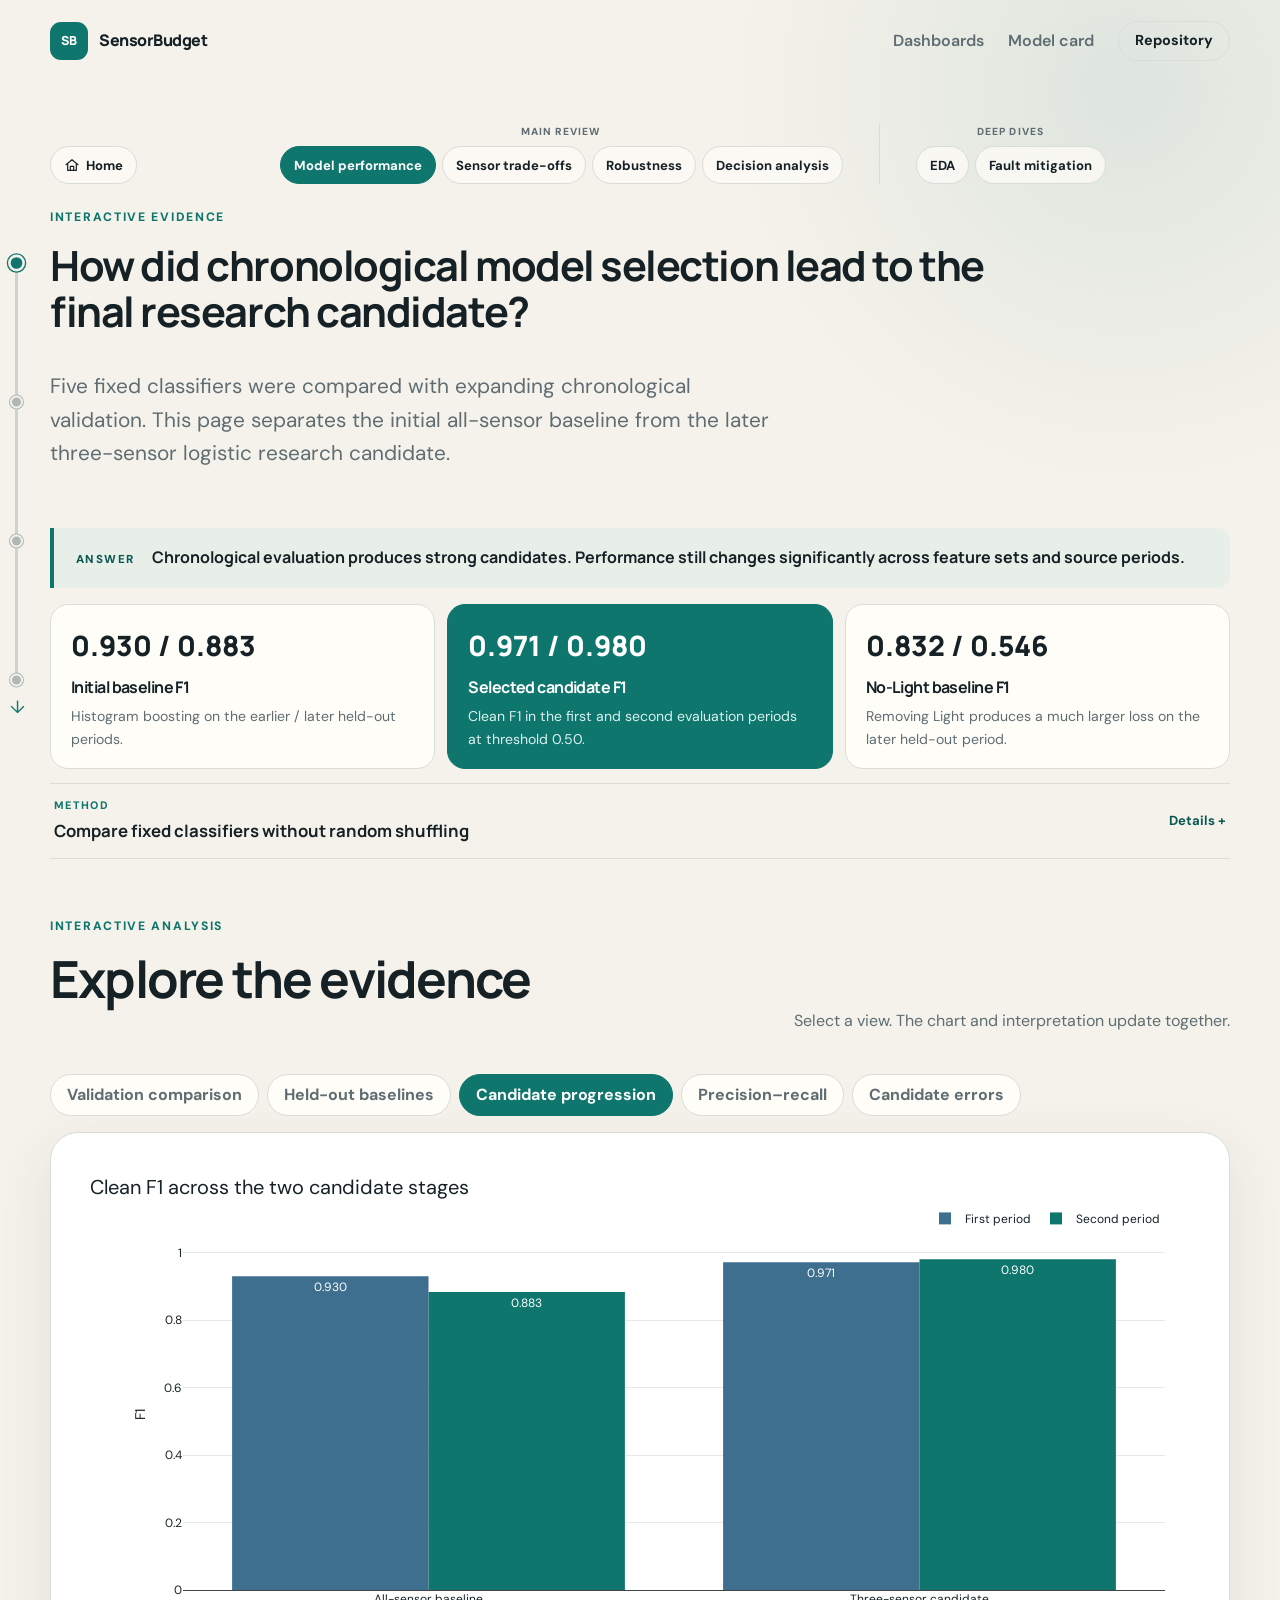
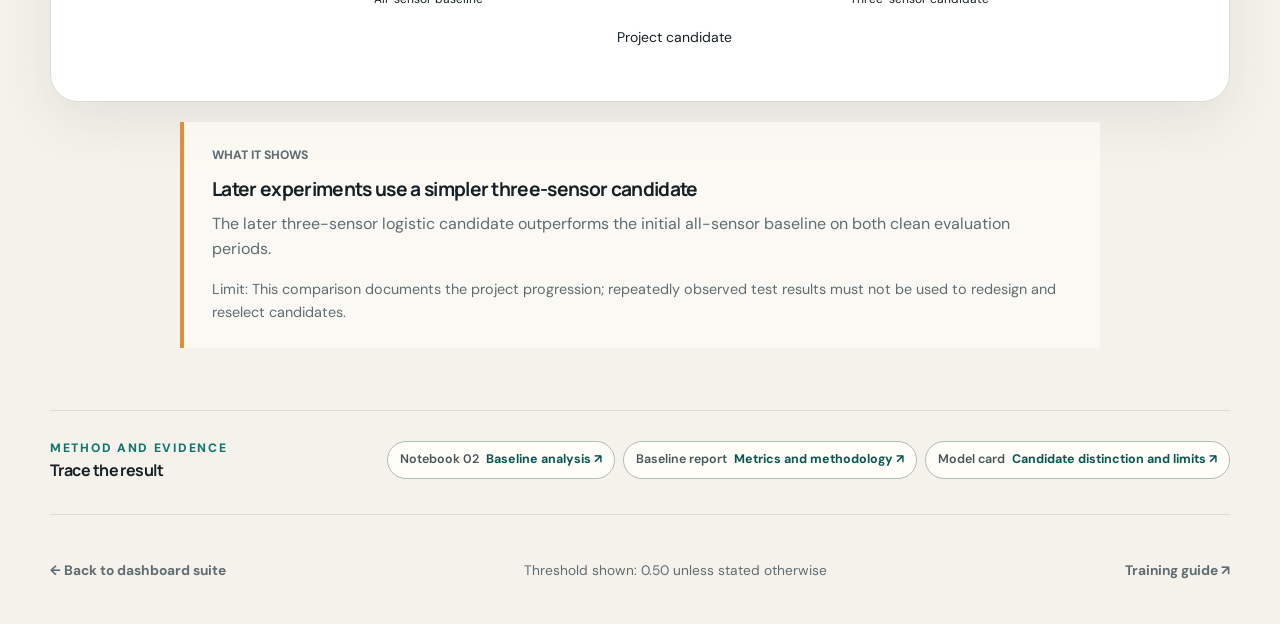
<file: site/dashboards/model-performance.html>
<!doctype html>
<html lang="en">
  <head>
    <meta charset="utf-8">
    <meta name="viewport" content="width=device-width, initial-scale=1">
    <meta name="description" content="Interactive SensorBudget model-selection and held-out performance evidence.">
    <title>Model performance | SensorBudget</title>
    <link rel="preconnect" href="https://fonts.googleapis.com">
    <link rel="preconnect" href="https://fonts.gstatic.com" crossorigin>
    <link href="https://fonts.googleapis.com/css2?family=DM+Sans:wght@400;500;600;700&amp;family=Manrope:wght@600;700;800&amp;display=swap" rel="stylesheet">
    <link rel="stylesheet" href="../assets/css/styles.css">
    <script src="https://cdn.plot.ly/plotly-2.35.2.min.js" defer></script>
    <script src="../assets/js/model-performance.js" defer></script>
    <script src="../assets/js/landing-navigation.js" defer></script>
  </head>
  <body>
    <header class="site-header">
      <a class="brand" href="../index.html" aria-label="SensorBudget home">
        <span class="brand-mark" aria-hidden="true">SB</span><span>SensorBudget</span>
      </a>
      <nav class="header-nav" aria-label="Primary navigation">
        <a href="../index.html#dashboards">Dashboards</a>
        <a href="https://github.com/michael-slota/sensorbudget/blob/main/reports/model_card.md">Model card</a>
        <a class="button button-small button-ghost" href="https://github.com/michael-slota/sensorbudget">Repository</a>
      </nav>
    </header>

    <nav class="scroll-rail" aria-label="Dashboard sections">
      <div class="scroll-rail-track" aria-hidden="true"><span id="scroll-rail-progress"></span></div>
      <div class="scroll-rail-links">
        <a href="#overview" data-scroll-section="overview" aria-current="true"><span class="scroll-rail-dot"></span>Overview</a>
        <a href="#highlights" data-scroll-section="highlights"><span class="scroll-rail-dot"></span>Highlights</a>
        <a href="#analysis" data-scroll-section="analysis"><span class="scroll-rail-dot"></span>Analysis</a>
        <a href="#evidence" data-scroll-section="evidence"><span class="scroll-rail-dot"></span>Evidence</a>
      </div><span class="scroll-rail-more" aria-hidden="true">↓</span>
    </nav>

    <main>
      <section id="overview" class="dashboard-hero" data-page-section>
        <div>
          <p class="breadcrumb"><a class="breadcrumb-home" href="../index.html"><svg viewBox="0 0 24 24" aria-hidden="true"><path d="M3 11.5 12 4l9 7.5M5.5 10v10h13V10M9.5 20v-6h5v6"/></svg>Home</a></p>
          <nav class="dashboard-switcher" aria-label="Dashboard pages"><div class="dashboard-nav-group"><span>Main review</span><div><a href="model-performance.html" class="is-current" aria-current="page">Model performance</a><a href="sensor-selection.html">Sensor trade-offs</a><a href="robustness.html">Robustness</a><a href="decision-explainability.html">Decision analysis</a></div></div><div class="dashboard-nav-group"><span>Deep dives</span><div><a href="eda.html">EDA</a><a href="fault-mitigation.html">Fault mitigation</a></div></div></nav>
          <p class="eyebrow">Interactive evidence</p>
          <h1>How did chronological model selection lead to the final research candidate?</h1>
          <p class="hero-lead">
            Five fixed classifiers were compared with expanding chronological
            validation. This page separates the initial all-sensor baseline
            from the later three-sensor logistic research candidate.
          </p>
        </div>
      </section>

      <section id="highlights" class="finding-strip dashboard-summary" aria-labelledby="model-findings-title" data-page-section>
        <h2 id="model-findings-title" class="sr-only">Key highlights</h2>
        <aside class="dashboard-answer"><span>Answer</span><p>Chronological evaluation produces strong candidates. Performance still changes significantly across feature sets and source periods.</p></aside>
        <article class="finding-card"><span class="finding-value">0.930 / 0.883</span><h3>Initial baseline F1</h3><p>Histogram boosting on the earlier / later held-out periods.</p></article>
        <article class="finding-card finding-card-accent"><span class="finding-value">0.971 / 0.980</span><h3>Selected candidate F1</h3><p>Clean F1 in the first and second evaluation periods at threshold 0.50.</p></article>
        <article class="finding-card"><span class="finding-value">0.832 / 0.546</span><h3>No-Light baseline F1</h3><p>Removing Light produces a much larger loss on the later held-out period.</p></article>
      </section>

      <aside class="dashboard-method"><details><summary><span><small>Method</small>Compare fixed classifiers without random shuffling</span><span class="method-toggle" aria-hidden="true">Details +</span></summary><div class="method-details"><ol><li><span>01</span>Test a dummy prior, logistic regression, decision tree, random forest, and histogram gradient boosting.</li><li><span>02</span>Select models with five expanding chronological folds so every validation block follows its training rows.</li><li><span>03</span>Separate the initial all-sensor baseline from the later three-sensor logistic research candidate.</li></ol></div></details></aside>

      <section id="analysis" class="dashboard-stage" aria-labelledby="model-view-heading" data-page-section>
        <div class="stage-header">
          <div><p class="eyebrow">Interactive analysis</p><h2 id="model-view-heading">Explore the evidence</h2></div>
          <p>Select a view. The chart and interpretation update together.</p>
        </div>

        <div class="view-tabs" role="tablist" aria-label="Model-performance chart views">
          <button class="view-tab" type="button" role="tab" aria-selected="false" data-view="validation">Validation comparison</button>
          <button class="view-tab" type="button" role="tab" aria-selected="false" data-view="heldout">Held-out baselines</button>
          <button class="view-tab is-active" type="button" role="tab" aria-selected="true" data-view="progression">Candidate progression</button>
          <button class="view-tab" type="button" role="tab" aria-selected="false" data-view="curves">Precision–recall</button>
          <button class="view-tab" type="button" role="tab" aria-selected="false" data-view="errors">Candidate errors</button>
        </div>

        <div class="chart-shell">
          <div id="model-chart" class="plot" role="tabpanel" aria-live="polite" aria-label="Interactive model-performance chart"></div>
          <div id="chart-error" class="chart-error" hidden>The chart data could not be loaded. Refresh the page or view the source notebook.</div>
        </div>

        <article class="interpretation-panel" aria-live="polite">
          <p class="interpretation-label">Interpretation</p>
          <h3 id="interpretation-title"></h3>
          <p id="interpretation-copy"></p>
          <p id="interpretation-boundary" class="interpretation-boundary"></p>
        </article>
      </section>

      <section id="evidence" class="section evidence-section" aria-labelledby="model-evidence-title" data-page-section>
        <div><p class="eyebrow">Method and evidence</p><h2 id="model-evidence-title">Trace the result</h2></div>
        <div class="evidence-links">
          <a href="https://github.com/michael-slota/sensorbudget/blob/main/notebooks/02_baseline_models.ipynb" target="_blank" rel="noopener noreferrer"><span>Notebook 02</span><strong>Baseline analysis ↗</strong></a>
          <a href="https://github.com/michael-slota/sensorbudget/blob/main/reports/baseline_results.md" target="_blank" rel="noopener noreferrer"><span>Baseline report</span><strong>Metrics and methodology ↗</strong></a>
          <a href="https://github.com/michael-slota/sensorbudget/blob/main/reports/model_card.md" target="_blank" rel="noopener noreferrer"><span>Model card</span><strong>Candidate distinction and limits ↗</strong></a>
        </div>
      </section>
    </main>

    <footer class="site-footer">
      <a href="../index.html">← Back to dashboard suite</a>
      <span>Threshold shown: 0.50 unless stated otherwise</span>
      <a href="https://github.com/michael-slota/sensorbudget/blob/main/docs/model_training.md" target="_blank" rel="noopener noreferrer">Training guide ↗</a>
    </footer>
  </body>
</html>
</file>
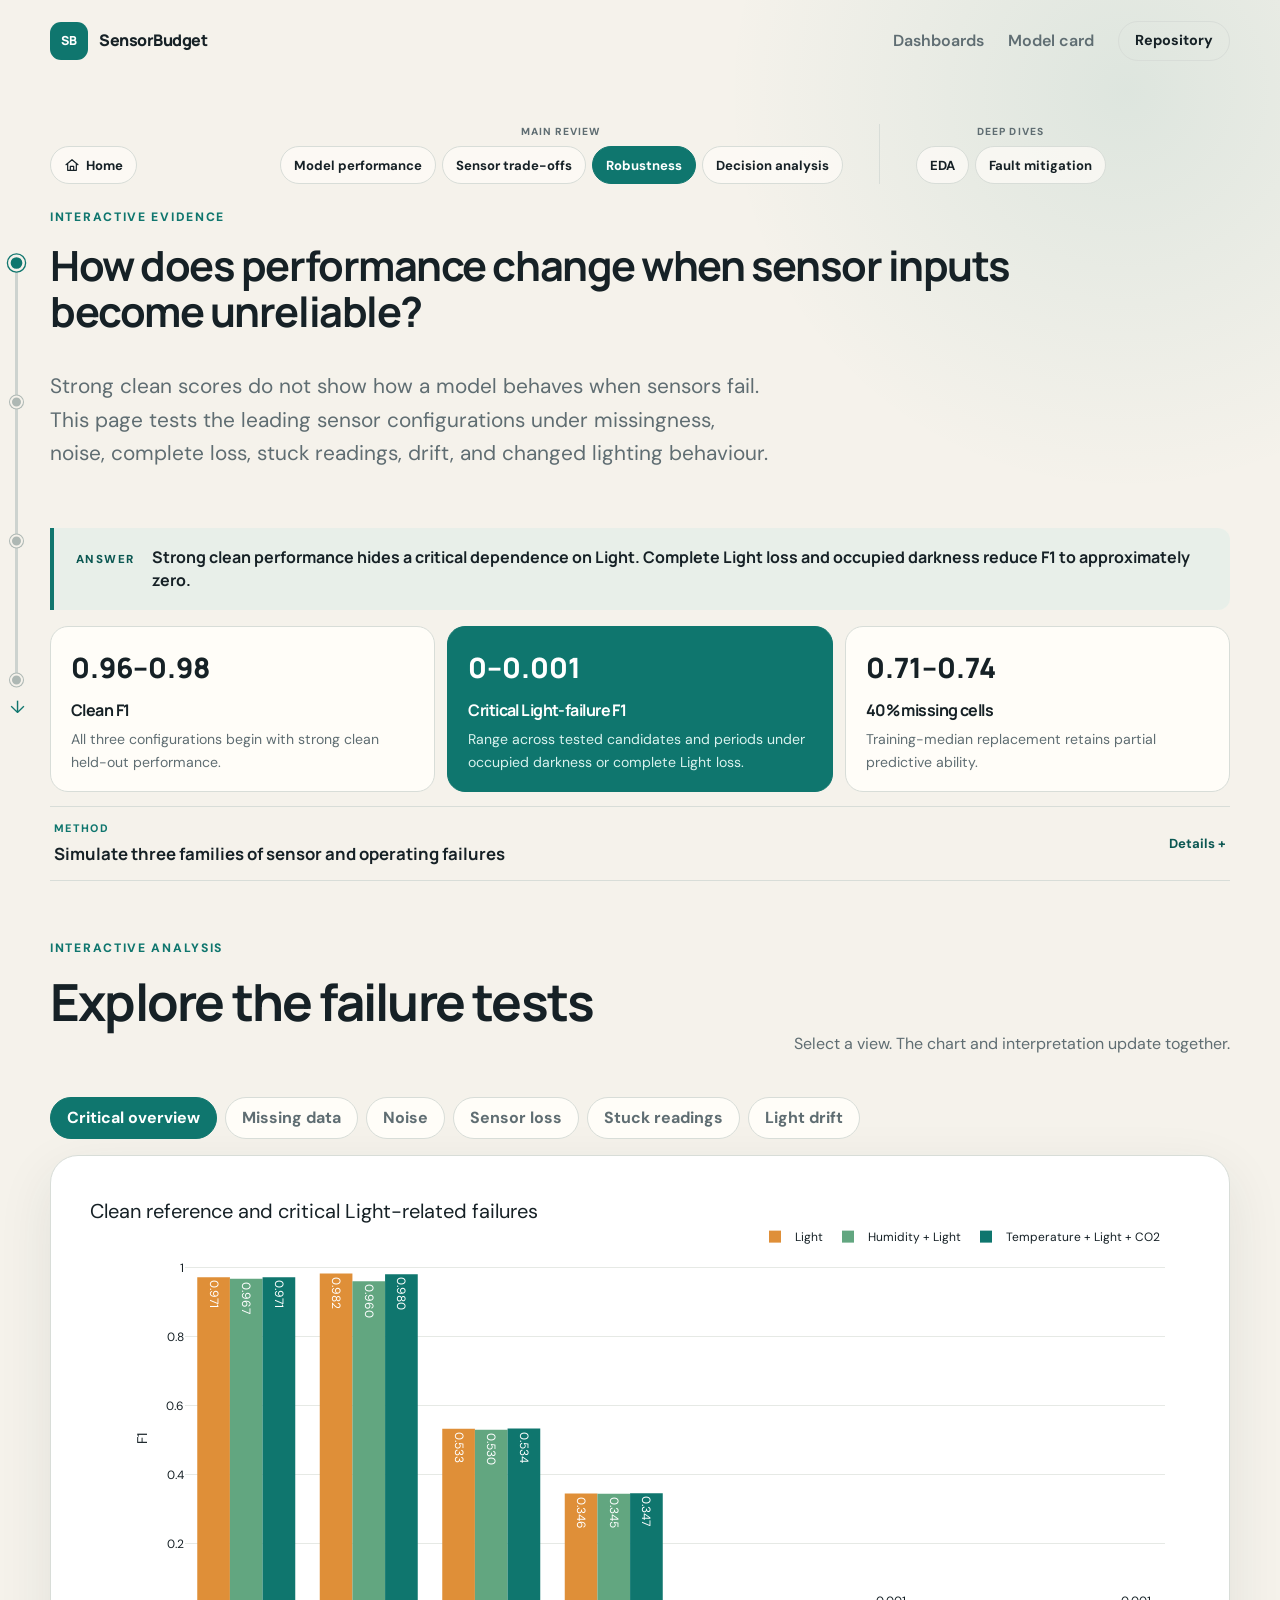
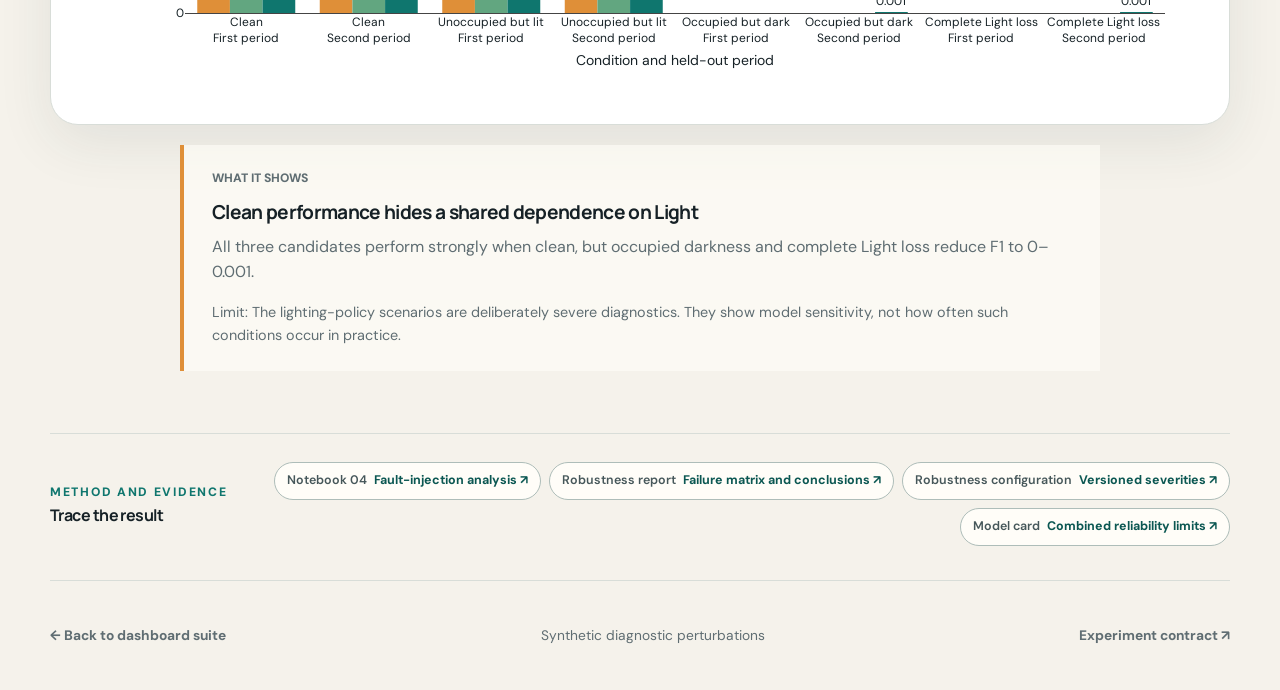
<file: site/dashboards/robustness.html>
<!doctype html>
<html lang="en">
  <head>
    <meta charset="utf-8">
    <meta name="viewport" content="width=device-width, initial-scale=1">
    <meta name="description" content="Interactive SensorBudget robustness and synthetic sensor-fault evidence.">
    <title>Robustness | SensorBudget</title>
    <link rel="preconnect" href="https://fonts.googleapis.com">
    <link rel="preconnect" href="https://fonts.gstatic.com" crossorigin>
    <link href="https://fonts.googleapis.com/css2?family=DM+Sans:wght@400;500;600;700&amp;family=Manrope:wght@600;700;800&amp;display=swap" rel="stylesheet">
    <link rel="stylesheet" href="../assets/css/styles.css">
    <script src="https://cdn.plot.ly/plotly-2.35.2.min.js" defer></script>
    <script src="../assets/js/robustness.js" defer></script>
    <script src="../assets/js/landing-navigation.js" defer></script>
  </head>
  <body>
    <header class="site-header">
      <a class="brand" href="../index.html" aria-label="SensorBudget home"><span class="brand-mark" aria-hidden="true">SB</span><span>SensorBudget</span></a>
      <nav class="header-nav" aria-label="Primary navigation"><a href="../index.html#dashboards">Dashboards</a><a href="https://github.com/michael-slota/sensorbudget/blob/main/reports/model_card.md">Model card</a><a class="button button-small button-ghost" href="https://github.com/michael-slota/sensorbudget">Repository</a></nav>
    </header>
    <nav class="scroll-rail" aria-label="Dashboard sections">
      <div class="scroll-rail-track" aria-hidden="true"><span id="scroll-rail-progress"></span></div>
      <div class="scroll-rail-links">
        <a href="#overview" data-scroll-section="overview" aria-current="true"><span class="scroll-rail-dot"></span>Overview</a>
        <a href="#highlights" data-scroll-section="highlights"><span class="scroll-rail-dot"></span>Highlights</a>
        <a href="#analysis" data-scroll-section="analysis"><span class="scroll-rail-dot"></span>Analysis</a>
        <a href="#evidence" data-scroll-section="evidence"><span class="scroll-rail-dot"></span>Evidence</a>
      </div><span class="scroll-rail-more" aria-hidden="true">↓</span>
    </nav>
    <main>
      <section id="overview" class="dashboard-hero" data-page-section><div>
        <p class="breadcrumb"><a class="breadcrumb-home" href="../index.html"><svg viewBox="0 0 24 24" aria-hidden="true"><path d="M3 11.5 12 4l9 7.5M5.5 10v10h13V10M9.5 20v-6h5v6"/></svg>Home</a></p>
        <nav class="dashboard-switcher" aria-label="Dashboard pages"><div class="dashboard-nav-group"><span>Main review</span><div><a href="model-performance.html">Model performance</a><a href="sensor-selection.html">Sensor trade-offs</a><a href="robustness.html" class="is-current" aria-current="page">Robustness</a><a href="decision-explainability.html">Decision analysis</a></div></div><div class="dashboard-nav-group"><span>Deep dives</span><div><a href="eda.html">EDA</a><a href="fault-mitigation.html">Fault mitigation</a></div></div></nav>
        <p class="eyebrow">Interactive evidence</p><h1>How does performance change when sensor inputs become unreliable?</h1>
        <p class="hero-lead">Strong clean scores do not show how a model behaves when sensors fail. This page tests the leading sensor configurations under missingness, noise, complete loss, stuck readings, drift, and changed lighting behaviour.</p>
      </div></section>

      <section id="highlights" class="finding-strip dashboard-summary" aria-labelledby="robustness-findings-title" data-page-section>
        <h2 id="robustness-findings-title" class="sr-only">Key highlights</h2>
        <aside class="dashboard-answer"><span>Answer</span><p>Strong clean performance hides a critical dependence on Light. Complete Light loss and occupied darkness reduce F1 to approximately zero.</p></aside>
        <article class="finding-card"><span class="finding-value">0.96–0.98</span><h3>Clean F1</h3><p>All three configurations begin with strong clean held-out performance.</p></article>
        <article class="finding-card finding-card-accent"><span class="finding-value">0–0.001</span><h3>Critical Light-failure F1</h3><p>Range across tested candidates and periods under occupied darkness or complete Light loss.</p></article>
        <article class="finding-card"><span class="finding-value">0.71–0.74</span><h3>40% missing cells</h3><p>Training-median replacement retains partial predictive ability.</p></article>
      </section>

      <aside class="dashboard-method"><details><summary><span><small>Method</small>Simulate three families of sensor and operating failures</span><span class="method-toggle" aria-hidden="true">Details +</span></summary><div class="method-details"><p class="method-assumption"><strong>Assumptions</strong>The three frontier candidates remain fixed and are not retrained for each failure. These controlled scenarios diagnose sensitivity; they do not estimate how frequently real hardware faults occur.</p><ol><li><span>01</span>Data availability: randomly missing cells represent intermittent gaps, while complete sensor loss represents a sustained outage replaced by the training median.</li><li><span>02</span>Measurement quality: Gaussian noise represents unstable readings, stuck-low or stuck-high values represent a frozen sensor, and gradual drift represents calibration bias building over time.</li><li><span>03</span>Changed room behaviour: occupied darkness and an unoccupied-but-lit room break the historical lighting pattern learned as an occupancy proxy.</li></ol></div></details></aside>

      <section id="analysis" class="dashboard-stage" aria-labelledby="robustness-view-heading" data-page-section>
        <div class="stage-header"><div><p class="eyebrow">Interactive analysis</p><h2 id="robustness-view-heading">Explore the failure tests</h2></div><p>Select a view. The chart and interpretation update together.</p></div>
        <div class="view-tabs" role="tablist" aria-label="Robustness chart views">
          <button class="view-tab is-active" type="button" role="tab" aria-selected="true" data-view="overview">Critical overview</button>
          <button class="view-tab" type="button" role="tab" aria-selected="false" data-view="missing">Missing data</button>
          <button class="view-tab" type="button" role="tab" aria-selected="false" data-view="noise">Noise</button>
          <button class="view-tab" type="button" role="tab" aria-selected="false" data-view="loss">Sensor loss</button>
          <button class="view-tab" type="button" role="tab" aria-selected="false" data-view="stuck">Stuck readings</button>
          <button class="view-tab" type="button" role="tab" aria-selected="false" data-view="drift">Light drift</button>
        </div>
        <div class="chart-shell"><div id="robustness-chart" class="plot" role="tabpanel" aria-live="polite" aria-label="Interactive robustness chart"></div><div id="chart-error" class="chart-error" hidden>The chart data could not be loaded. Refresh the page or view the source notebook.</div></div>
        <article class="interpretation-panel" aria-live="polite"><p class="interpretation-label">Interpretation</p><h3 id="interpretation-title"></h3><p id="interpretation-copy"></p><p id="interpretation-boundary" class="interpretation-boundary"></p></article>
      </section>

      <section id="evidence" class="section evidence-section" aria-labelledby="robustness-evidence-title" data-page-section>
        <div><p class="eyebrow">Method and evidence</p><h2 id="robustness-evidence-title">Trace the result</h2></div>
        <div class="evidence-links">
          <a href="https://github.com/michael-slota/sensorbudget/blob/main/notebooks/04_robustness.ipynb" target="_blank" rel="noopener noreferrer"><span>Notebook 04</span><strong>Fault-injection analysis ↗</strong></a>
          <a href="https://github.com/michael-slota/sensorbudget/blob/main/reports/robustness_results.md" target="_blank" rel="noopener noreferrer"><span>Robustness report</span><strong>Failure matrix and conclusions ↗</strong></a>
          <a href="https://github.com/michael-slota/sensorbudget/blob/main/configs/robustness.json" target="_blank" rel="noopener noreferrer"><span>Robustness configuration</span><strong>Versioned severities ↗</strong></a>
          <a href="https://github.com/michael-slota/sensorbudget/blob/main/reports/model_card.md" target="_blank" rel="noopener noreferrer"><span>Model card</span><strong>Combined reliability limits ↗</strong></a>
        </div>
      </section>
    </main>
    <footer class="site-footer"><a href="../index.html">← Back to dashboard suite</a><span>Synthetic diagnostic perturbations</span><a href="https://github.com/michael-slota/sensorbudget/blob/main/docs/robustness_experiment.md" target="_blank" rel="noopener noreferrer">Experiment contract ↗</a></footer>
  </body>
</html>
</file>
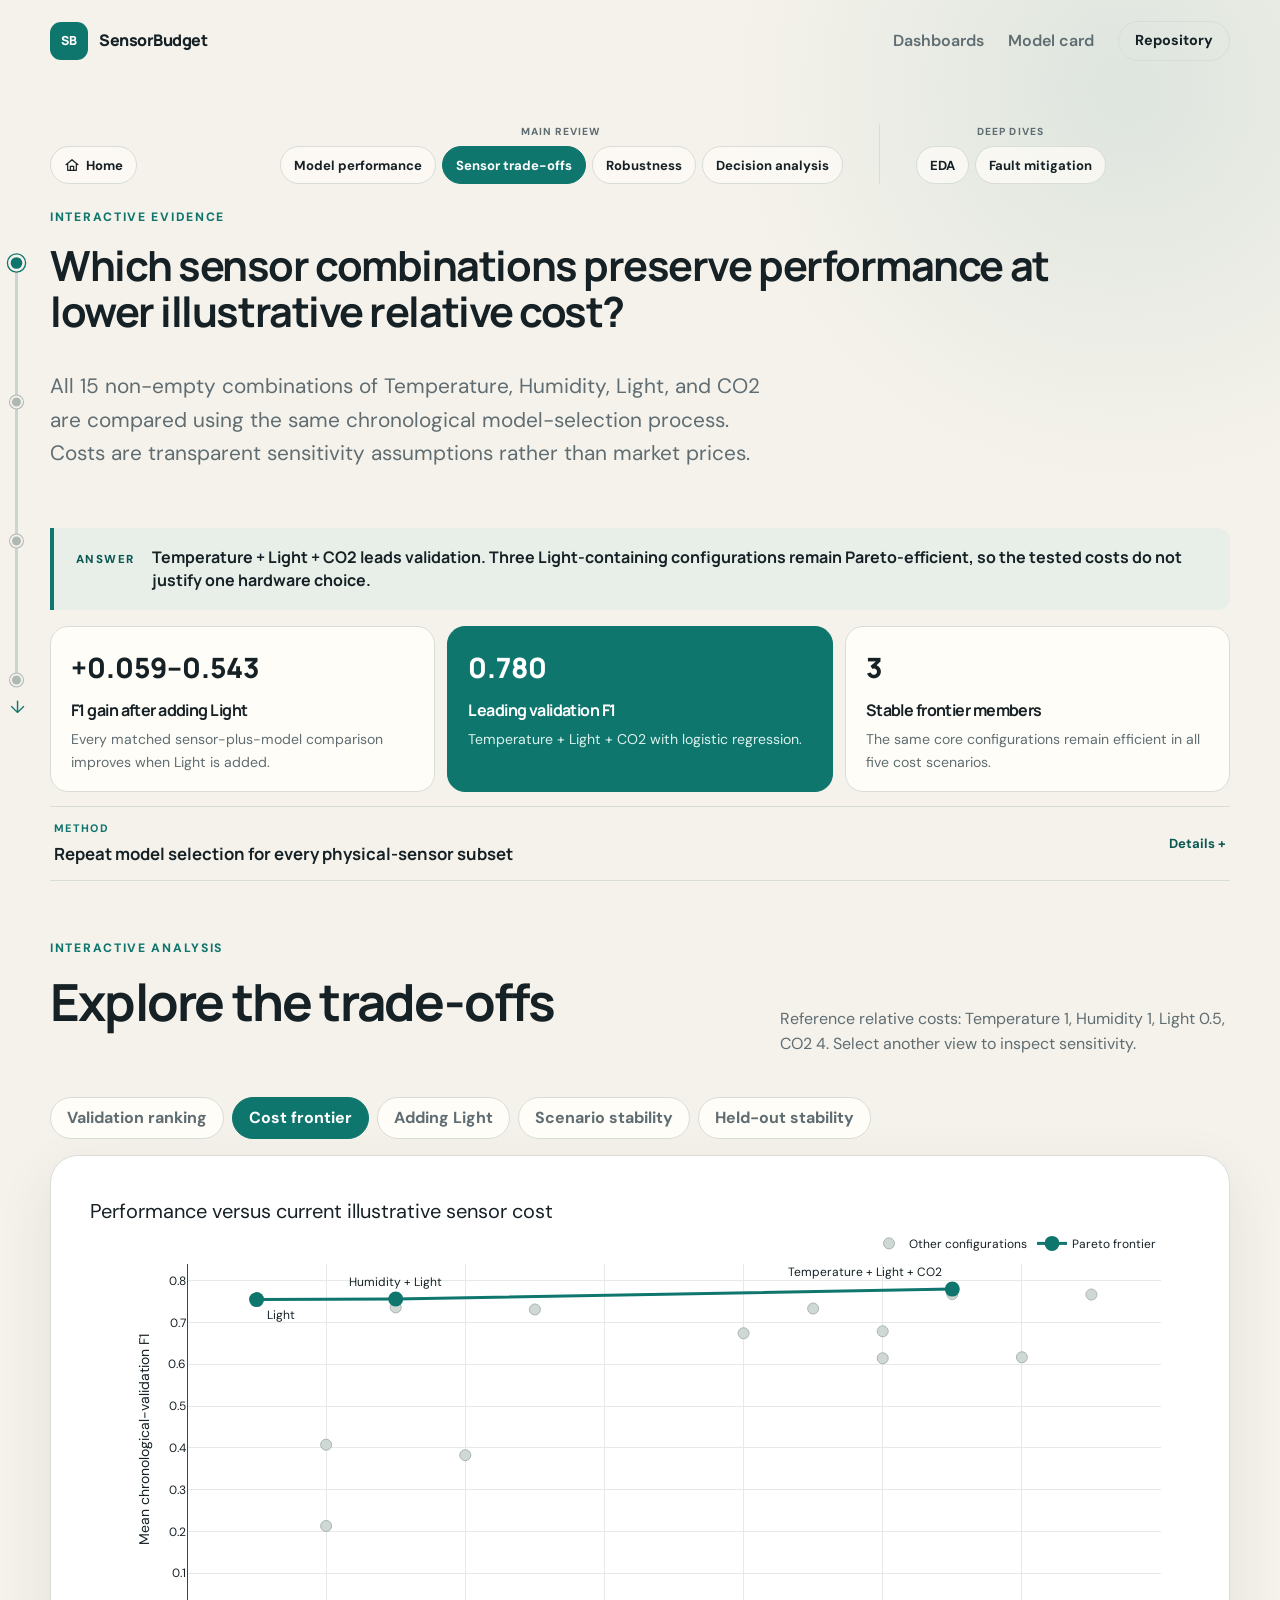
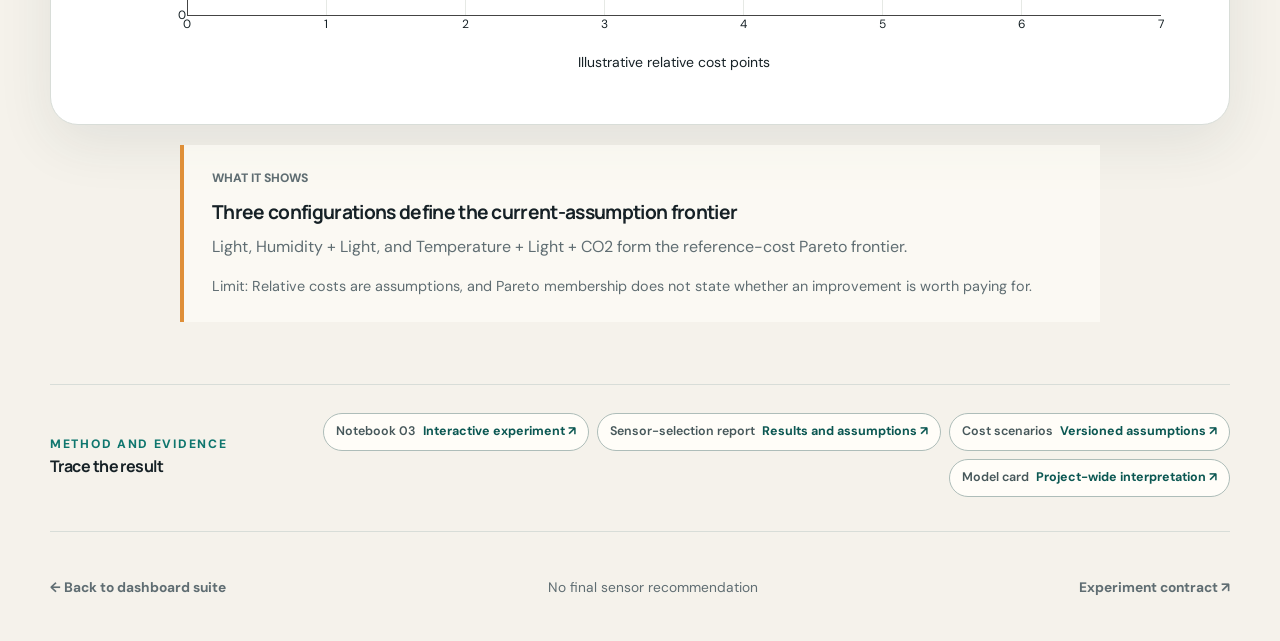
<file: site/dashboards/sensor-selection.html>
<!doctype html>
<html lang="en">
  <head>
    <meta charset="utf-8">
    <meta name="viewport" content="width=device-width, initial-scale=1">
    <meta name="description" content="Interactive SensorBudget sensor-combination and illustrative-cost evidence.">
    <title>Sensor selection and cost | SensorBudget</title>
    <link rel="preconnect" href="https://fonts.googleapis.com">
    <link rel="preconnect" href="https://fonts.gstatic.com" crossorigin>
    <link href="https://fonts.googleapis.com/css2?family=DM+Sans:wght@400;500;600;700&amp;family=Manrope:wght@600;700;800&amp;display=swap" rel="stylesheet">
    <link rel="stylesheet" href="../assets/css/styles.css">
    <script src="https://cdn.plot.ly/plotly-2.35.2.min.js" defer></script>
    <script src="../assets/js/sensor-selection.js" defer></script>
    <script src="../assets/js/landing-navigation.js" defer></script>
  </head>
  <body>
    <header class="site-header">
      <a class="brand" href="../index.html" aria-label="SensorBudget home"><span class="brand-mark" aria-hidden="true">SB</span><span>SensorBudget</span></a>
      <nav class="header-nav" aria-label="Primary navigation">
        <a href="../index.html#dashboards">Dashboards</a>
        <a href="https://github.com/michael-slota/sensorbudget/blob/main/reports/model_card.md">Model card</a>
        <a class="button button-small button-ghost" href="https://github.com/michael-slota/sensorbudget">Repository</a>
      </nav>
    </header>

    <nav class="scroll-rail" aria-label="Dashboard sections">
      <div class="scroll-rail-track" aria-hidden="true"><span id="scroll-rail-progress"></span></div>
      <div class="scroll-rail-links">
        <a href="#overview" data-scroll-section="overview" aria-current="true"><span class="scroll-rail-dot"></span>Overview</a>
        <a href="#highlights" data-scroll-section="highlights"><span class="scroll-rail-dot"></span>Highlights</a>
        <a href="#analysis" data-scroll-section="analysis"><span class="scroll-rail-dot"></span>Analysis</a>
        <a href="#evidence" data-scroll-section="evidence"><span class="scroll-rail-dot"></span>Evidence</a>
      </div><span class="scroll-rail-more" aria-hidden="true">↓</span>
    </nav>

    <main>
      <section id="overview" class="dashboard-hero" data-page-section>
        <div>
          <p class="breadcrumb"><a class="breadcrumb-home" href="../index.html"><svg viewBox="0 0 24 24" aria-hidden="true"><path d="M3 11.5 12 4l9 7.5M5.5 10v10h13V10M9.5 20v-6h5v6"/></svg>Home</a></p>
          <nav class="dashboard-switcher" aria-label="Dashboard pages"><div class="dashboard-nav-group"><span>Main review</span><div><a href="model-performance.html">Model performance</a><a href="sensor-selection.html" class="is-current" aria-current="page">Sensor trade-offs</a><a href="robustness.html">Robustness</a><a href="decision-explainability.html">Decision analysis</a></div></div><div class="dashboard-nav-group"><span>Deep dives</span><div><a href="eda.html">EDA</a><a href="fault-mitigation.html">Fault mitigation</a></div></div></nav>
          <p class="eyebrow">Interactive evidence</p>
          <h1>Which sensor combinations preserve performance at lower illustrative relative cost?</h1>
          <p class="hero-lead">All 15 non-empty combinations of Temperature, Humidity, Light, and CO2 are compared using the same chronological model-selection process. Costs are transparent sensitivity assumptions rather than market prices.</p>
        </div>
      </section>

      <section id="highlights" class="finding-strip dashboard-summary" aria-labelledby="sensor-findings-title" data-page-section>
        <h2 id="sensor-findings-title" class="sr-only">Key highlights</h2>
        <aside class="dashboard-answer"><span>Answer</span><p>Temperature + Light + CO2 leads validation. Three Light-containing configurations remain Pareto-efficient, so the tested costs do not justify one hardware choice.</p></aside>
        <article class="finding-card"><span class="finding-value">+0.059–0.543</span><h3>F1 gain after adding Light</h3><p>Every matched sensor-plus-model comparison improves when Light is added.</p></article>
        <article class="finding-card finding-card-accent"><span class="finding-value">0.780</span><h3>Leading validation F1</h3><p>Temperature + Light + CO2 with logistic regression.</p></article>
        <article class="finding-card"><span class="finding-value">3</span><h3>Stable frontier members</h3><p>The same core configurations remain efficient in all five cost scenarios.</p></article>
      </section>

      <aside class="dashboard-method"><details><summary><span><small>Method</small>Repeat model selection for every physical-sensor subset</span><span class="method-toggle" aria-hidden="true">Details +</span></summary><div class="method-details"><p class="method-assumption"><strong>Assumptions</strong>Reference sensor-cost example (relative points): Temperature 1, Humidity 1, Light 0.5, and CO2 4. Sensitivity cases also test equal costs, CO2 at 1.5 or 8, and Light at 5.</p><ol><li><span>01</span>Evaluate all 15 non-empty combinations of Temperature, Humidity, Light, and CO2.</li><li><span>02</span>Select the strongest fixed classifier for each combination using chronological validation only.</li><li><span>03</span>Compare validation F1 with five transparent relative-cost scenarios and identify Pareto-efficient options.</li></ol></div></details></aside>

      <section id="analysis" class="dashboard-stage" aria-labelledby="sensor-view-heading" data-page-section>
        <div class="stage-header"><div><p class="eyebrow">Interactive analysis</p><h2 id="sensor-view-heading">Explore the trade-offs</h2></div><p>Reference relative costs: Temperature 1, Humidity 1, Light 0.5, CO2 4. Select another view to inspect sensitivity.</p></div>
        <div class="view-tabs" role="tablist" aria-label="Sensor-selection chart views">
          <button class="view-tab" type="button" role="tab" aria-selected="false" data-view="ranking">Validation ranking</button>
          <button class="view-tab is-active" type="button" role="tab" aria-selected="true" data-view="frontier">Cost frontier</button>
          <button class="view-tab" type="button" role="tab" aria-selected="false" data-view="light">Adding Light</button>
          <button class="view-tab" type="button" role="tab" aria-selected="false" data-view="scenarios">Scenario stability</button>
          <button class="view-tab" type="button" role="tab" aria-selected="false" data-view="heldout">Held-out stability</button>
        </div>
        <div class="chart-shell">
          <div id="sensor-chart" class="plot" role="tabpanel" aria-live="polite" aria-label="Interactive sensor-selection chart"></div>
          <div id="chart-error" class="chart-error" hidden>The chart data could not be loaded. Refresh the page or view the source notebook.</div>
        </div>
        <article class="interpretation-panel" aria-live="polite">
          <p class="interpretation-label">Interpretation</p><h3 id="interpretation-title"></h3><p id="interpretation-copy"></p><p id="interpretation-boundary" class="interpretation-boundary"></p>
        </article>
      </section>

      <section id="evidence" class="section evidence-section" aria-labelledby="sensor-evidence-title" data-page-section>
        <div><p class="eyebrow">Method and evidence</p><h2 id="sensor-evidence-title">Trace the result</h2></div>
        <div class="evidence-links">
          <a href="https://github.com/michael-slota/sensorbudget/blob/main/notebooks/03_sensor_budget_analysis.ipynb" target="_blank" rel="noopener noreferrer"><span>Notebook 03</span><strong>Interactive experiment ↗</strong></a>
          <a href="https://github.com/michael-slota/sensorbudget/blob/main/reports/sensor_budget_results.md" target="_blank" rel="noopener noreferrer"><span>Sensor-selection report</span><strong>Results and assumptions ↗</strong></a>
          <a href="https://github.com/michael-slota/sensorbudget/blob/main/configs/cost_scenarios.json" target="_blank" rel="noopener noreferrer"><span>Cost scenarios</span><strong>Versioned assumptions ↗</strong></a>
          <a href="https://github.com/michael-slota/sensorbudget/blob/main/reports/model_card.md" target="_blank" rel="noopener noreferrer"><span>Model card</span><strong>Project-wide interpretation ↗</strong></a>
        </div>
      </section>
    </main>

    <footer class="site-footer">
      <a href="../index.html">← Back to dashboard suite</a><span>No final sensor recommendation</span>
      <a href="https://github.com/michael-slota/sensorbudget/blob/main/docs/sensor_budget_experiment.md" target="_blank" rel="noopener noreferrer">Experiment contract ↗</a>
    </footer>
  </body>
</html>
</file>
<file: site/assets/css/styles.css>
:root {
  --ink: #162126;
  --muted: #5f6d72;
  --paper: #f5f2eb;
  --surface: #fffdf8;
  --surface-strong: #ffffff;
  --line: #d8ddd8;
  --teal: #0f766e;
  --teal-dark: #0b5752;
  --teal-soft: #dceee9;
  --amber: #df8f38;
  --blue: #3f6f8f;
  --shadow: 0 18px 55px rgb(34 50 54 / 9%);
  --radius-lg: 28px;
  --radius-md: 18px;
  --content: 1180px;
}

* { box-sizing: border-box; }
html { scroll-behavior: smooth; }
body {
  margin: 0;
  color: var(--ink);
  background:
    radial-gradient(circle at 88% 4%, rgb(15 118 110 / 10%), transparent 25rem),
    var(--paper);
  font-family: "DM Sans", system-ui, sans-serif;
  line-height: 1.6;
}

a { color: inherit; }
h1, h2, h3, p { margin-top: 0; }
h1, h2, h3 {
  font-family: "Manrope", "DM Sans", sans-serif;
  line-height: 1.12;
  letter-spacing: -0.035em;
}
h1 { max-width: 900px; font-size: clamp(2rem, 3.5vw, 3.05rem); }
h2 { font-size: clamp(2rem, 4vw, 3.35rem); }
h3 { font-size: 1.2rem; }

.site-header,
.site-footer,
.hero,
.dashboard-hero,
.section,
.finding-strip,
.dashboard-stage {
  width: min(calc(100% - 40px), var(--content));
  margin-inline: auto;
}

.site-header {
  min-height: 82px;
  display: flex;
  align-items: center;
  justify-content: space-between;
  gap: 24px;
}

.scroll-rail {
  --page-progress: 0;
  position: fixed;
  z-index: 20;
  top: 50%;
  left: max(18px, calc((100vw - var(--content)) / 2 - 134px));
  width: 108px;
  height: 430px;
  transform: translateY(-45%);
  color: var(--muted);
}
.scroll-rail-track {
  position: absolute;
  top: 0;
  bottom: 0;
  left: 5px;
  width: 3px;
  overflow: hidden;
  border-radius: 999px;
  background: #cdd3cf;
}
.scroll-rail-track span {
  display: block;
  width: 100%;
  height: 0;
  border-radius: inherit;
  background: var(--teal);
  transition: height 80ms linear;
}
.scroll-rail-links {
  height: 100%;
  display: flex;
  flex-direction: column;
  justify-content: space-between;
}
.scroll-rail-links a {
  position: relative;
  display: flex;
  align-items: center;
  gap: 9px;
  color: var(--muted);
  font-size: 0.84rem;
  font-weight: 700;
  text-decoration: none;
  transition: color 160ms ease;
}
.scroll-rail-dot {
  position: relative;
  z-index: 1;
  width: 13px;
  height: 13px;
  flex: 0 0 13px;
  border: 2px solid var(--paper);
  border-radius: 50%;
  background: #aeb8b4;
  box-shadow: 0 0 0 1px #aeb8b4;
  transition: transform 160ms ease, background 160ms ease, box-shadow 160ms ease;
}
.scroll-rail-links a:hover,
.scroll-rail-links a.is-active { color: var(--teal-dark); }
.scroll-rail-links a.is-active > .scroll-rail-dot {
  transform: scale(1.3);
  background: var(--teal);
  box-shadow: 0 0 0 1px var(--teal);
}
.scroll-rail-more {
  position: absolute;
  bottom: -34px;
  left: 0;
  color: var(--teal);
  font-size: 1.1rem;
  animation: scroll-cue 1.8s ease-in-out infinite;
}
.scroll-rail.is-complete .scroll-rail-more { opacity: 0; animation: none; }

@keyframes scroll-cue {
  0%, 100% { transform: translateY(0); }
  50% { transform: translateY(5px); }
}
.brand {
  display: inline-flex;
  align-items: center;
  gap: 11px;
  font-family: "Manrope", sans-serif;
  font-weight: 800;
  text-decoration: none;
  letter-spacing: -0.03em;
}
.brand-mark {
  display: grid;
  place-items: center;
  width: 38px;
  aspect-ratio: 1;
  color: white;
  background: var(--teal);
  border-radius: 11px;
  font-size: 0.78rem;
  letter-spacing: 0.02em;
}
.header-nav { display: flex; align-items: center; gap: 24px; }
.header-nav > a:not(.button) { color: var(--muted); text-decoration: none; font-weight: 600; }
.header-nav > a:hover { color: var(--teal-dark); }

.button {
  display: inline-flex;
  align-items: center;
  justify-content: center;
  min-height: 48px;
  padding: 0 20px;
  border: 1px solid transparent;
  border-radius: 999px;
  font-weight: 700;
  text-decoration: none;
  transition: transform 160ms ease, background 160ms ease, border-color 160ms ease;
}
.button:hover { transform: translateY(-2px); }
.button-primary { color: white; background: var(--teal); }
.button-primary:hover { background: var(--teal-dark); }
.button-secondary { border-color: var(--line); background: rgb(255 255 255 / 50%); }
.button-ghost { min-height: 40px; border-color: var(--line); }
.button-small { padding-inline: 16px; font-size: 0.9rem; }

.hero { min-height: 520px; display: grid; align-items: center; }
.landing-hero { grid-template-columns: minmax(0, 1.5fr) minmax(310px, 0.65fr); gap: 55px; }
.landing-hero h1 { font-size: clamp(2.5rem, 5vw, 4.45rem); }
.hero-copy { padding-block: 38px; }
.eyebrow,
.panel-kicker,
.interpretation-label {
  margin-bottom: 14px;
  color: var(--teal);
  font-size: 0.76rem;
  font-weight: 800;
  letter-spacing: 0.14em;
  text-transform: uppercase;
}
.hero-lead { max-width: 720px; color: var(--muted); font-size: clamp(1.05rem, 2vw, 1.3rem); }
.hero-question { max-width: 720px; margin: 28px 0 0; padding: 18px 0 18px 20px; border-left: 3px solid var(--teal); font-family: "Manrope", sans-serif; font-size: 1.12rem; font-weight: 700; line-height: 1.4; }
.hero-question span { display: block; margin-bottom: 5px; color: var(--teal-dark); font-family: "DM Sans", sans-serif; font-size: 0.72rem; font-weight: 800; letter-spacing: 0.12em; text-transform: uppercase; }
.hero-takeaway { max-width: 720px; margin: 18px 0 0; padding: 14px 16px; border-radius: 12px; color: var(--muted); background: rgb(220 238 233 / 55%); }
.hero-takeaway strong { color: var(--ink); }
.hero-actions { display: flex; flex-wrap: wrap; gap: 12px; margin-top: 26px; }
.scope-note { margin-top: 20px; color: var(--muted); font-size: 0.88rem; }
.hero-panel {
  padding: 30px;
  border: 1px solid rgb(15 118 110 / 16%);
  border-radius: var(--radius-lg);
  background: rgb(255 253 248 / 82%);
  box-shadow: var(--shadow);
  backdrop-filter: blur(12px);
}
.metric-stack > div { padding: 22px 0; border-top: 1px solid var(--line); }
.metric-stack > div:first-child { border-top: 0; }
.metric-value { display: block; font-family: "Manrope", sans-serif; font-size: 2rem; font-weight: 800; }
.metric-label { color: var(--muted); font-size: 0.9rem; }
.panel-footnote { margin: 8px 0 0; color: var(--muted); font-size: 0.8rem; }

.section { padding-block: 100px; }
.narrative-section { padding-block: 70px 90px; border-top: 1px solid var(--line); }
.narrative-section > div:first-child,
.narrative-copy { max-width: 880px; }
.narrative-copy { margin-top: 30px; color: var(--muted); font-size: 1.12rem; }
#dashboards { border-top: 1px solid var(--line); }
.section-heading { margin-bottom: 42px; }
.section-heading h2 { margin-bottom: 14px; }
.section-heading p:last-child { max-width: 620px; margin-bottom: 0; color: var(--muted); }

.review-path {
  display: grid;
  grid-template-columns: minmax(250px, 0.8fr) minmax(0, 1.5fr);
  gap: 42px;
  margin-bottom: 30px;
  padding: 28px 30px;
  border: 1px solid rgb(15 118 110 / 20%);
  border-radius: var(--radius-md);
  background: rgb(220 238 233 / 42%);
}
.review-path h3 { margin-bottom: 9px; font-size: 1.35rem; }
.review-path p { margin-bottom: 0; color: var(--muted); }
.review-path ol { display: grid; grid-template-columns: repeat(4, 1fr); gap: 10px; margin: 0; padding: 0; list-style: none; }
.review-path a { height: 100%; padding: 16px; display: grid; align-content: start; border-radius: 12px; background: rgb(255 253 248 / 78%); text-decoration: none; }
.review-path a:hover { background: var(--surface-strong); box-shadow: 0 8px 24px rgb(34 50 54 / 8%); }
.review-path a span { color: var(--teal); font-size: 0.72rem; font-weight: 800; letter-spacing: 0.1em; }
.review-path a strong { margin-top: 8px; font-family: "Manrope", sans-serif; }
.review-path a small { margin-top: 5px; color: var(--muted); line-height: 1.35; }
.additional-dashboard-heading { max-width: 650px; margin: 54px 0 22px; }
.additional-dashboard-heading h3 { margin-bottom: 8px; font-size: 1.45rem; }
.additional-dashboard-heading p:last-child { margin-bottom: 0; color: var(--muted); }

.dashboard-grid { display: grid; grid-template-columns: repeat(2, minmax(0, 1fr)); gap: 18px; }
.dashboard-card {
  position: relative;
  min-height: 220px;
  padding: 28px;
  display: grid;
  grid-template-columns: 1fr auto;
  gap: 20px;
  border: 1px solid var(--line);
  border-radius: var(--radius-md);
  background: rgb(255 253 248 / 75%);
  text-decoration: none;
}
.dashboard-card-live { box-shadow: 0 0 0 0 transparent; transition: box-shadow 180ms ease, transform 180ms ease; }
.dashboard-card-live:hover { transform: translateY(-4px); box-shadow: var(--shadow); border-color: rgb(15 118 110 / 35%); }
.dashboard-card-planned { color: #788387; background: rgb(235 234 229 / 55%); }
.dashboard-card h3 { margin: 0 0 10px; font-size: 1.45rem; }
.dashboard-card p { margin: 0; color: var(--muted); }
.card-arrow { align-self: end; color: var(--teal); font-size: 1.8rem; }

.boundary-section { margin-bottom: 90px; padding: 60px; border-radius: var(--radius-lg); color: white; background: var(--ink); }
.boundary-section .eyebrow { color: #72c5ba; }
.boundary-section h2 { max-width: 850px; }
.boundary-grid { display: grid; grid-template-columns: repeat(3, 1fr); gap: 32px; margin-top: 40px; color: #c7d0d2; }
.boundary-grid strong { display: block; margin-bottom: 8px; color: white; font-family: "Manrope", sans-serif; }

.closing-summary { max-width: 980px; padding-top: 30px; padding-bottom: 110px; }
.closing-summary h2 { max-width: 900px; }
.summary-lead { max-width: 790px; color: var(--muted); font-size: 1.12rem; }
.summary-points { margin: 36px 0 38px; border-top: 1px solid var(--line); }
.summary-points p { margin: 0; padding: 20px 0; border-bottom: 1px solid var(--line); color: var(--muted); }
.summary-points strong { display: inline-block; width: 190px; color: var(--ink); font-family: "Manrope", sans-serif; }

.dashboard-hero { min-height: 300px; padding-block: 42px 30px; }
.dashboard-hero > div { display: grid; grid-template-columns: auto minmax(0, 1fr); align-items: end; column-gap: 18px; }
.dashboard-hero h1 { max-width: 1000px; font-size: clamp(1.85rem, 3.25vw, 3.05rem); }
.dashboard-hero .eyebrow, .dashboard-hero h1, .dashboard-hero .hero-lead { grid-column: 1 / -1; }
.dashboard-switcher { width: 100%; margin: 0 auto 24px; display: flex; flex-wrap: wrap; align-items: flex-end; justify-content: center; gap: 18px; }
.dashboard-nav-group { display: grid; gap: 6px; }
.dashboard-nav-group + .dashboard-nav-group { margin-left: 18px; padding-left: 36px; border-left: 1px solid var(--line); }
.dashboard-nav-group > span { color: var(--muted); font-size: 0.64rem; font-weight: 800; letter-spacing: 0.1em; text-align: center; text-transform: uppercase; }
.dashboard-nav-group > div { display: flex; flex-wrap: wrap; justify-content: center; gap: 6px; }
.dashboard-switcher a { min-height: 38px; padding: 7px 13px; display: flex; align-items: center; border: 1px solid var(--line); border-radius: 999px; background: rgb(255 253 248 / 72%); font-size: 0.82rem; font-weight: 700; text-decoration: none; }
.dashboard-switcher a:hover { border-color: var(--teal); color: var(--teal-dark); }
.dashboard-switcher a.is-current { color: white; border-color: var(--teal); background: var(--teal); }
.breadcrumb { margin: 0 0 24px; font-size: 0; }
.breadcrumb a { text-decoration: none; }
.breadcrumb > span { display: none; }
.breadcrumb-home { min-height: 38px; padding: 7px 13px; display: inline-flex; align-items: center; gap: 6px; border: 1px solid var(--line); border-radius: 999px; background: rgb(255 253 248 / 72%); font-size: 0.82rem; font-weight: 700; }
.breadcrumb-home:hover { border-color: var(--teal); color: var(--teal-dark); }
.breadcrumb-home svg { width: 16px; height: 16px; fill: none; stroke: currentColor; stroke-width: 1.8; stroke-linecap: round; stroke-linejoin: round; }
.finding-strip { display: grid; grid-template-columns: repeat(3, 1fr); gap: 12px; }
.dashboard-summary { width: min(calc(100% - 40px), var(--content)); margin: 8px auto 0; }
.dashboard-answer { width: min(calc(100% - 40px), var(--content)); margin: 10px auto 0; padding: 18px 22px; display: flex; align-items: baseline; gap: 18px; border-left: 4px solid var(--teal); border-radius: 0 12px 12px 0; background: rgb(220 238 233 / 52%); }
.dashboard-summary .dashboard-answer { grid-column: 1 / -1; width: 100%; margin: 0 0 4px; }
.dashboard-answer span { flex: 0 0 auto; color: var(--teal-dark); font-size: 0.72rem; font-weight: 800; letter-spacing: 0.12em; text-transform: uppercase; }
.dashboard-answer p { margin: 0; font-family: "Manrope", sans-serif; font-size: 1rem; font-weight: 700; line-height: 1.45; }
.dashboard-method { width: min(calc(100% - 40px), var(--content)); margin: 14px auto 10px; border-top: 1px solid var(--line); border-bottom: 1px solid var(--line); }
.dashboard-method summary { padding: 13px 4px; display: flex; align-items: center; justify-content: space-between; gap: 24px; cursor: pointer; list-style: none; }
.dashboard-method summary::-webkit-details-marker { display: none; }
.dashboard-method summary > span:first-child { font-family: "Manrope", sans-serif; font-size: 1.05rem; font-weight: 700; }
.dashboard-method summary small { display: block; margin-bottom: 3px; color: var(--teal); font-family: "DM Sans", sans-serif; font-size: 0.68rem; font-weight: 800; letter-spacing: 0.12em; text-transform: uppercase; }
.method-toggle { flex: 0 0 auto; color: var(--teal-dark); font-size: 0.82rem; font-weight: 700; }
.dashboard-method details[open] .method-toggle { font-size: 0; }
.dashboard-method details[open] .method-toggle::after { content: "Close −"; font-size: 0.82rem; }
.method-details { padding: 2px 4px 18px; }
.method-assumption { margin: 18px 0 0; padding-top: 14px; border-top: 1px solid rgb(15 118 110 / 18%); color: var(--muted); font-size: 0.84rem; line-height: 1.5; }
.method-assumption strong { display: block; margin-bottom: 4px; color: var(--ink); font-family: "Manrope", sans-serif; }
.dashboard-method ol { display: grid; grid-template-columns: repeat(3, 1fr); gap: 18px; margin: 16px 0 0; padding: 18px 0 0; border-top: 1px solid rgb(15 118 110 / 18%); list-style: none; }
.dashboard-method li { color: var(--muted); font-size: 0.9rem; line-height: 1.5; }
.dashboard-method li span { display: block; margin-bottom: 8px; color: var(--teal); font-size: 0.72rem; font-weight: 800; letter-spacing: 0.1em; }
.finding-card { min-height: 146px; padding: 18px 20px; border: 1px solid var(--line); border-radius: var(--radius-md); background: var(--surface); }
.finding-card-accent { color: white; background: var(--teal); border-color: var(--teal); }
.finding-value { display: block; margin-bottom: 12px; font-family: "Manrope", sans-serif; font-size: 1.75rem; font-weight: 800; }
.finding-card h3 { margin-bottom: 8px; font-size: 1rem; }
.finding-card p { margin: 0; color: var(--muted); font-size: 0.88rem; }
.finding-card-accent p { color: #d9f2ee; }

.dashboard-stage { padding-block: 48px 62px; }
.stage-header { display: flex; align-items: end; justify-content: space-between; gap: 40px; margin-bottom: 24px; }
.stage-header p:last-child { max-width: 450px; color: var(--muted); }
.view-tabs { display: flex; flex-wrap: wrap; gap: 8px; margin-bottom: 16px; }
.view-tab {
  min-height: 42px;
  padding: 0 16px;
  border: 1px solid var(--line);
  border-radius: 999px;
  color: var(--muted);
  background: var(--surface);
  font: inherit;
  font-weight: 700;
  cursor: pointer;
}
.view-tab:hover { border-color: var(--teal); color: var(--teal-dark); }
.view-tab.is-active { color: white; border-color: var(--teal); background: var(--teal); }
.view-tab:focus-visible, a:focus-visible { outline: 3px solid rgb(223 143 56 / 55%); outline-offset: 3px; }
.chart-shell { min-height: 570px; padding: 16px; border: 1px solid var(--line); border-radius: var(--radius-lg); background: var(--surface-strong); box-shadow: var(--shadow); }
.plot { width: 100%; min-height: 535px; }
.plot:empty::before { min-height: 535px; display: grid; place-items: center; color: var(--muted); content: "Loading interactive chart…"; font-size: 0.9rem; }
.plot .svg-container { overflow: visible; }
.chart-error { padding: 70px 25px; color: #8d342f; text-align: center; }
.interpretation-panel { max-width: 920px; margin: 20px auto 0; padding: 24px 28px; border-left: 4px solid var(--amber); background: rgb(255 253 248 / 65%); }
.interpretation-panel .interpretation-label { font-size: 0; }
.interpretation-panel .interpretation-label::after { content: "What it shows"; font-size: 0.76rem; }
.interpretation-panel h3 { margin-bottom: 10px; }
.interpretation-panel p { color: var(--muted); }
.interpretation-boundary { margin-bottom: 0; font-size: 0.9rem; }

.evidence-section { padding-block: 28px 34px; display: grid; grid-template-columns: auto 1fr; align-items: center; gap: 34px; border-top: 1px solid var(--line); }
.evidence-section h2 { margin: 0; font-size: 1rem; }
.evidence-section .eyebrow { margin-bottom: 4px; }
.evidence-links { display: flex; flex-wrap: wrap; justify-content: flex-end; gap: 8px; }
.evidence-links a { padding: 8px 12px; display: flex; gap: 7px; border: 1px solid #aebdb9; border-radius: 999px; background: var(--surface); font-size: 0.78rem; text-decoration: none; }
.evidence-links a:hover { border-color: var(--teal); background: var(--surface-strong); }
.evidence-links span { color: #46575a; font-weight: 600; }
.evidence-links strong { color: var(--teal-dark); }

.site-footer { min-height: 110px; display: flex; justify-content: space-between; align-items: center; gap: 25px; border-top: 1px solid var(--line); color: var(--muted); font-size: 0.86rem; }
.site-footer a { font-weight: 700; text-decoration: none; }
.license-links { text-align: center; }
.license-links a { color: var(--teal-dark); }
.sr-only { position: absolute; width: 1px; height: 1px; padding: 0; margin: -1px; overflow: hidden; clip: rect(0, 0, 0, 0); white-space: nowrap; border: 0; }

@media (max-width: 900px) {
  .landing-hero, .narrative-section, .evidence-section, .review-path { grid-template-columns: 1fr; gap: 24px; }
  .hero { min-height: auto; }
  .hero-copy { padding-bottom: 20px; }
  .hero-panel { margin-bottom: 80px; }
  .finding-strip { grid-template-columns: repeat(2, 1fr); }
  .dashboard-summary .dashboard-answer { grid-column: 1 / -1; }
  .evidence-links { justify-content: flex-start; }
  .boundary-grid { grid-template-columns: 1fr; }
  .dashboard-method { grid-template-columns: 1fr; gap: 24px; }
  .summary-points strong { display: block; width: auto; margin-bottom: 6px; }
}

@media (max-width: 1500px) {
  .scroll-rail {
    left: max(10px, calc((100vw - var(--content)) / 2 - 40px));
    width: 18px;
  }
  .scroll-rail-links a { font-size: 0; }
  .scroll-rail-links a { gap: 0; }
}

@media (max-width: 760px) {
  .scroll-rail {
    top: auto;
    right: 0;
    bottom: 0;
    left: 0;
    width: 100%;
    height: 3px;
    transform: none;
  }
  .scroll-rail-track { inset: 0; width: 100%; height: 3px; }
  .scroll-rail-track span { width: calc(var(--page-progress) * 100%); height: 100% !important; transition: width 80ms linear; }
  .scroll-rail-links,
  .scroll-rail-more { display: none; }
}

@media (max-width: 680px) {
  .site-header { align-items: flex-start; padding-block: 18px; }
  .header-nav > a:not(.button) { display: none; }
  .header-nav { gap: 8px; }
  .dashboard-grid, .finding-strip { grid-template-columns: 1fr; }
  .dashboard-method ol { grid-template-columns: 1fr; }
  .dashboard-switcher { margin: -8px 0 22px; align-items: stretch; justify-content: flex-start; }
  .dashboard-nav-group { width: 100%; }
  .dashboard-nav-group + .dashboard-nav-group { margin: 8px 0 0; padding: 14px 0 0; border-top: 1px solid var(--line); border-left: 0; }
  .dashboard-nav-group > span { text-align: left; }
  .dashboard-nav-group > div { justify-content: flex-start; }
  .dashboard-switcher a { min-height: 36px; padding-inline: 11px; font-size: 0.76rem; }
  .dashboard-answer { align-items: flex-start; flex-direction: column; gap: 7px; }
  .review-path ol { grid-template-columns: 1fr; }
  .dashboard-card { grid-template-columns: 1fr; }
  .card-arrow { display: none; }
  .section-heading, .stage-header, .site-footer { align-items: flex-start; flex-direction: column; }
  .section { padding-block: 70px; }
  .boundary-section { padding: 35px 26px; }
  .chart-shell { min-height: 500px; padding: 5px; }
  .plot { min-height: 485px; }
  .interpretation-panel { padding: 25px 22px; }
}

@media (prefers-reduced-motion: reduce) {
  html { scroll-behavior: auto; }
  *, *::before, *::after { transition-duration: 0.01ms !important; }
}
</file>
